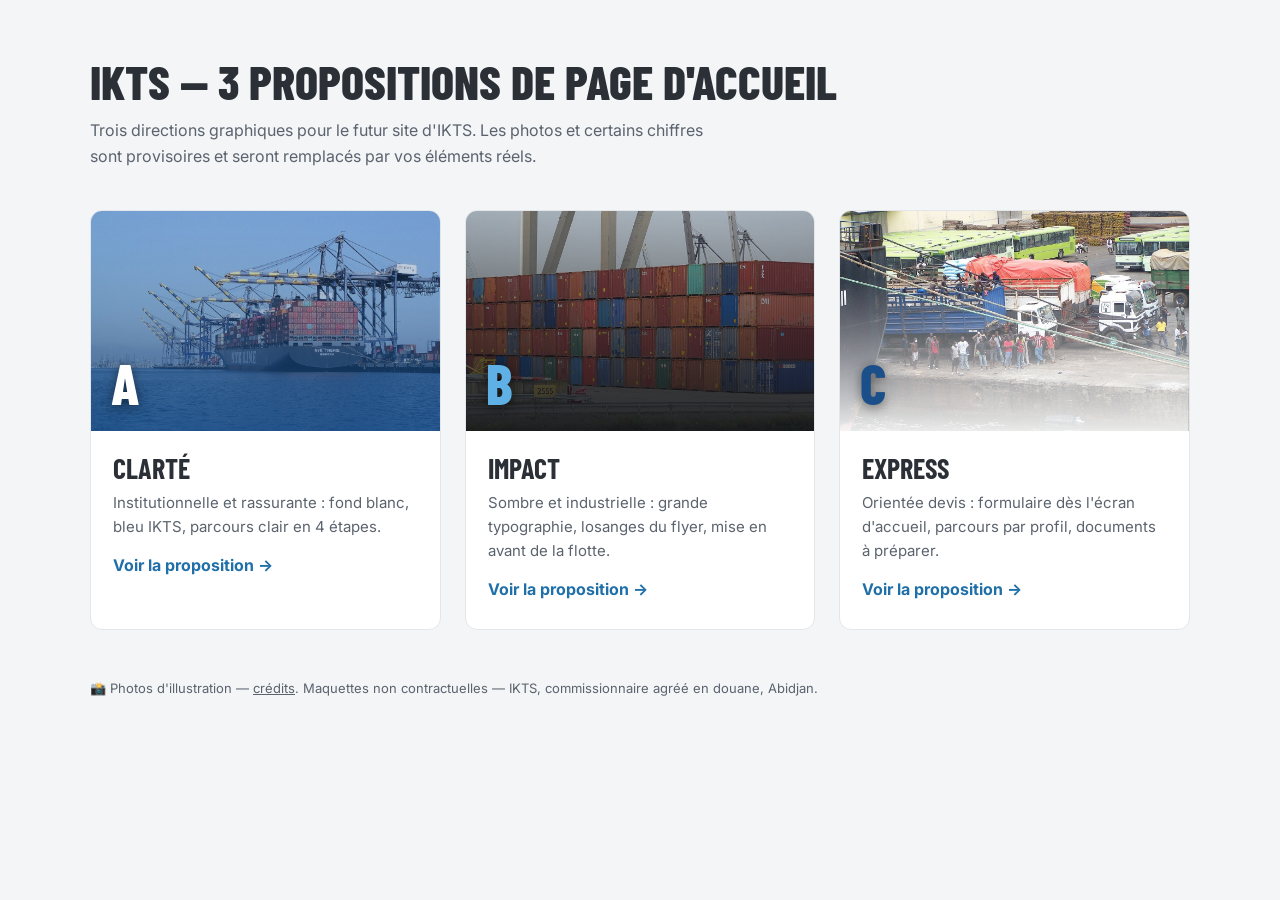
<file: index.html>
<!doctype html>
<html lang="fr">
<head>
<meta charset="utf-8">
<meta name="viewport" content="width=device-width, initial-scale=1">
<meta name="robots" content="noindex, nofollow">
<title>IKTS – Propositions de maquette</title>
<link rel="preconnect" href="https://fonts.googleapis.com">
<link href="https://fonts.googleapis.com/css2?family=Barlow+Condensed:wght@700;800&amp;family=Inter:wght@400;600;700&amp;display=swap" rel="stylesheet">
<style>
body{margin:0;background:#F3F5F7;color:#2B2F36;font:16px/1.6 Inter,system-ui,sans-serif}
.wrap{max-width:1100px;margin:0 auto;padding:56px 16px}
h1{font:800 48px/1.05 'Barlow Condensed',sans-serif;text-transform:uppercase;margin:0 0 12px}
.lead{color:#5B636E;margin:0 0 40px;max-width:640px}
.grid{display:grid;grid-template-columns:repeat(auto-fit,minmax(280px,1fr));gap:24px}
a.card{display:flex;flex-direction:column;background:#fff;border-radius:12px;overflow:hidden;text-decoration:none;color:inherit;border:1px solid #E3E7EB;transition:transform .15s,box-shadow .15s}
a.card:hover{transform:translateY(-3px);box-shadow:0 12px 28px rgba(27,79,138,.15)}
.swatch{height:180px;display:flex;align-items:flex-end;padding:20px;font:800 56px/1 'Barlow Condensed',sans-serif;background-size:cover;background-position:center;text-shadow:0 2px 12px rgba(0,0,0,.5)}
.body{padding:22px 22px 26px}
.body h2{font:700 28px/1.1 'Barlow Condensed',sans-serif;text-transform:uppercase;margin:0 0 8px}
.body p{margin:0 0 14px;color:#5B636E;font-size:15px}
.go{color:#1F6FA8;font-weight:700}
footer{color:#5B636E;font-size:13px;margin-top:48px}
</style>
</head>
<body>
<div class="wrap">
<h1>IKTS — 3 propositions de page d'accueil</h1>
<p class="lead">Trois directions graphiques pour le futur site d'IKTS. Les photos et certains chiffres sont provisoires et seront remplacés par vos éléments réels.</p>
<div class="grid">
<a class="card" href="a-clarte.html"><div class="swatch" style="background-image:linear-gradient(0deg,rgba(27,79,138,.85),rgba(27,79,138,.1)),url(img/porte-conteneurs.jpg);color:#fff">A</div><div class="body"><h2>Clarté</h2><p>Institutionnelle et rassurante : fond blanc, bleu IKTS, parcours clair en 4 étapes.</p><span class="go">Voir la proposition →</span></div></a>
<a class="card" href="b-impact.html"><div class="swatch" style="background-image:linear-gradient(0deg,rgba(20,23,28,.9),rgba(20,23,28,.2)),url(img/conteneurs.jpg);color:#5FB0E5">B</div><div class="body"><h2>Impact</h2><p>Sombre et industrielle : grande typographie, losanges du flyer, mise en avant de la flotte.</p><span class="go">Voir la proposition →</span></div></a>
<a class="card" href="c-express.html"><div class="swatch" style="background-image:linear-gradient(0deg,rgba(255,255,255,.9),rgba(255,255,255,0) 70%),url(img/port-2.jpg);color:#1B4F8A">C</div><div class="body"><h2>Express</h2><p>Orientée devis : formulaire dès l'écran d'accueil, parcours par profil, documents à préparer.</p><span class="go">Voir la proposition →</span></div></a>
</div>
<footer>📸 Photos d'illustration — <a href="credits.html" style="color:inherit">crédits</a>. Maquettes non contractuelles — IKTS, commissionnaire agréé en douane, Abidjan.</footer>
</div>
</body>
</html>
</file>
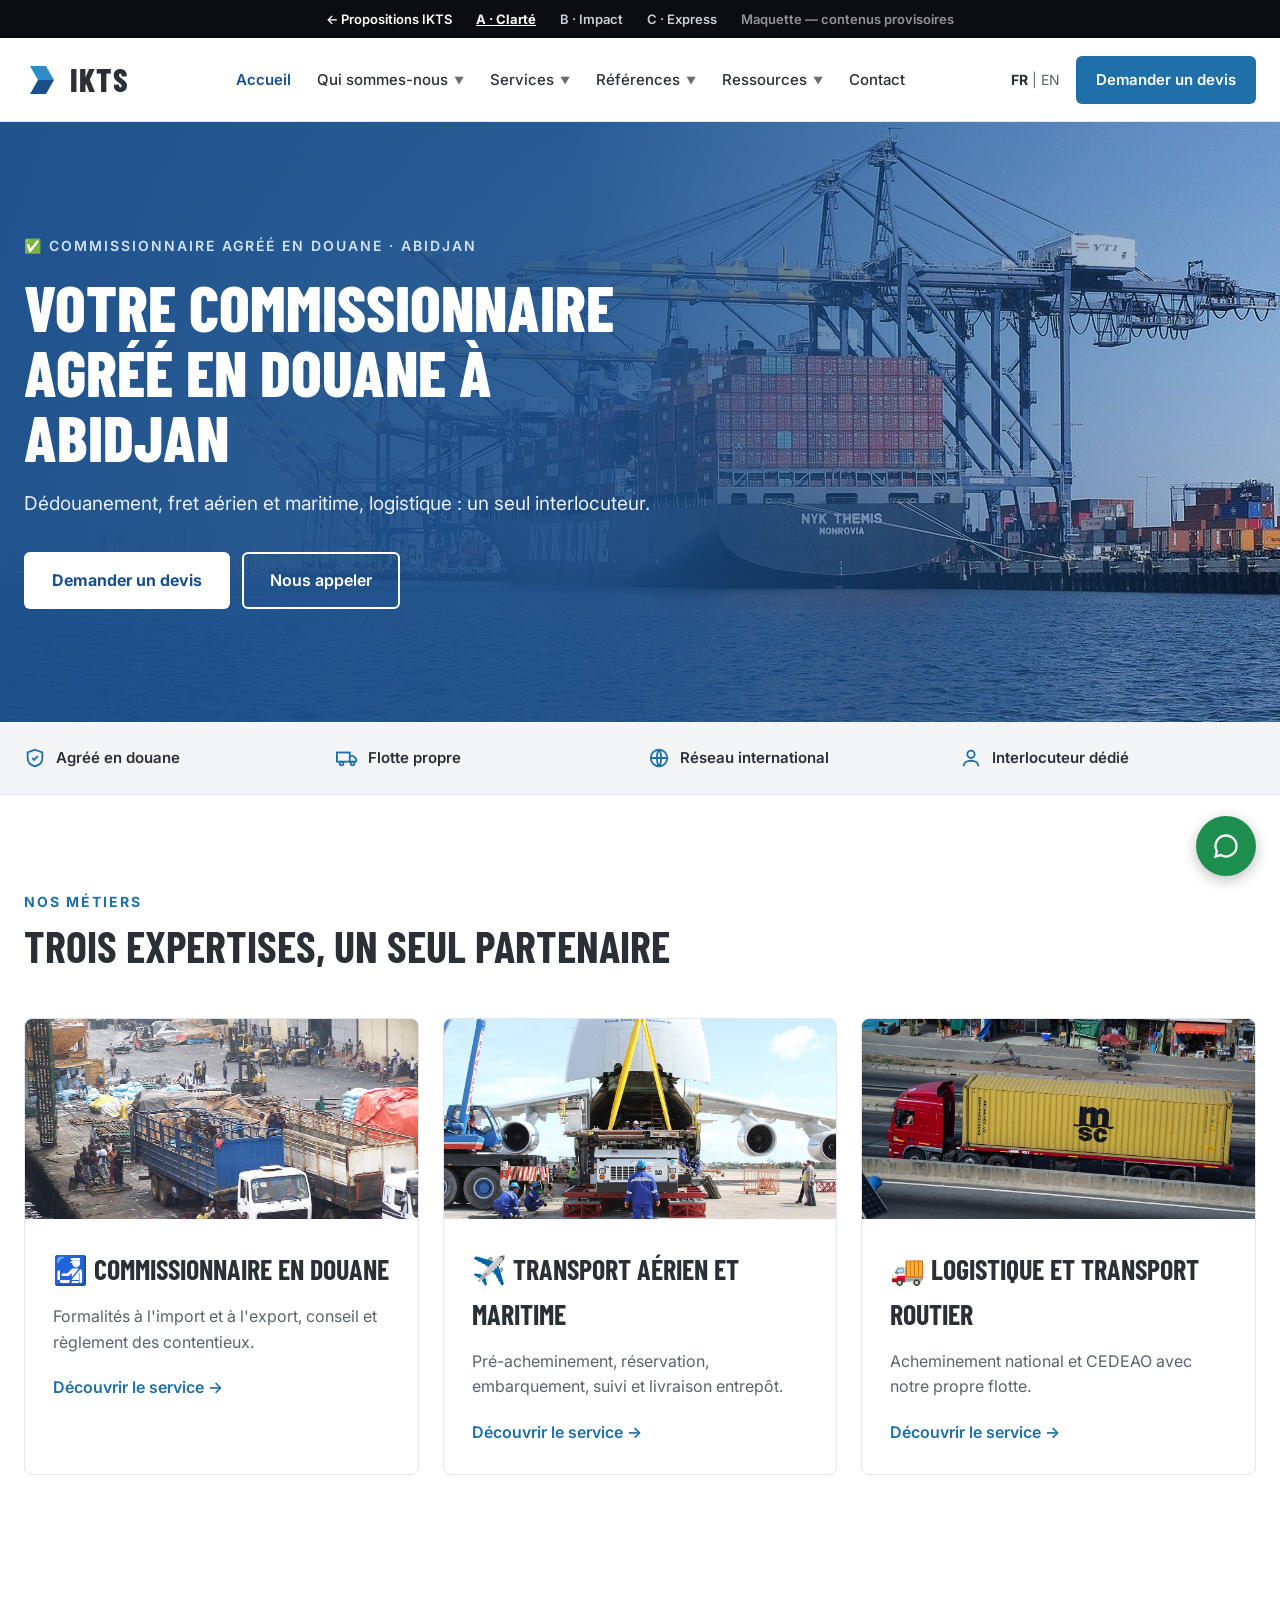
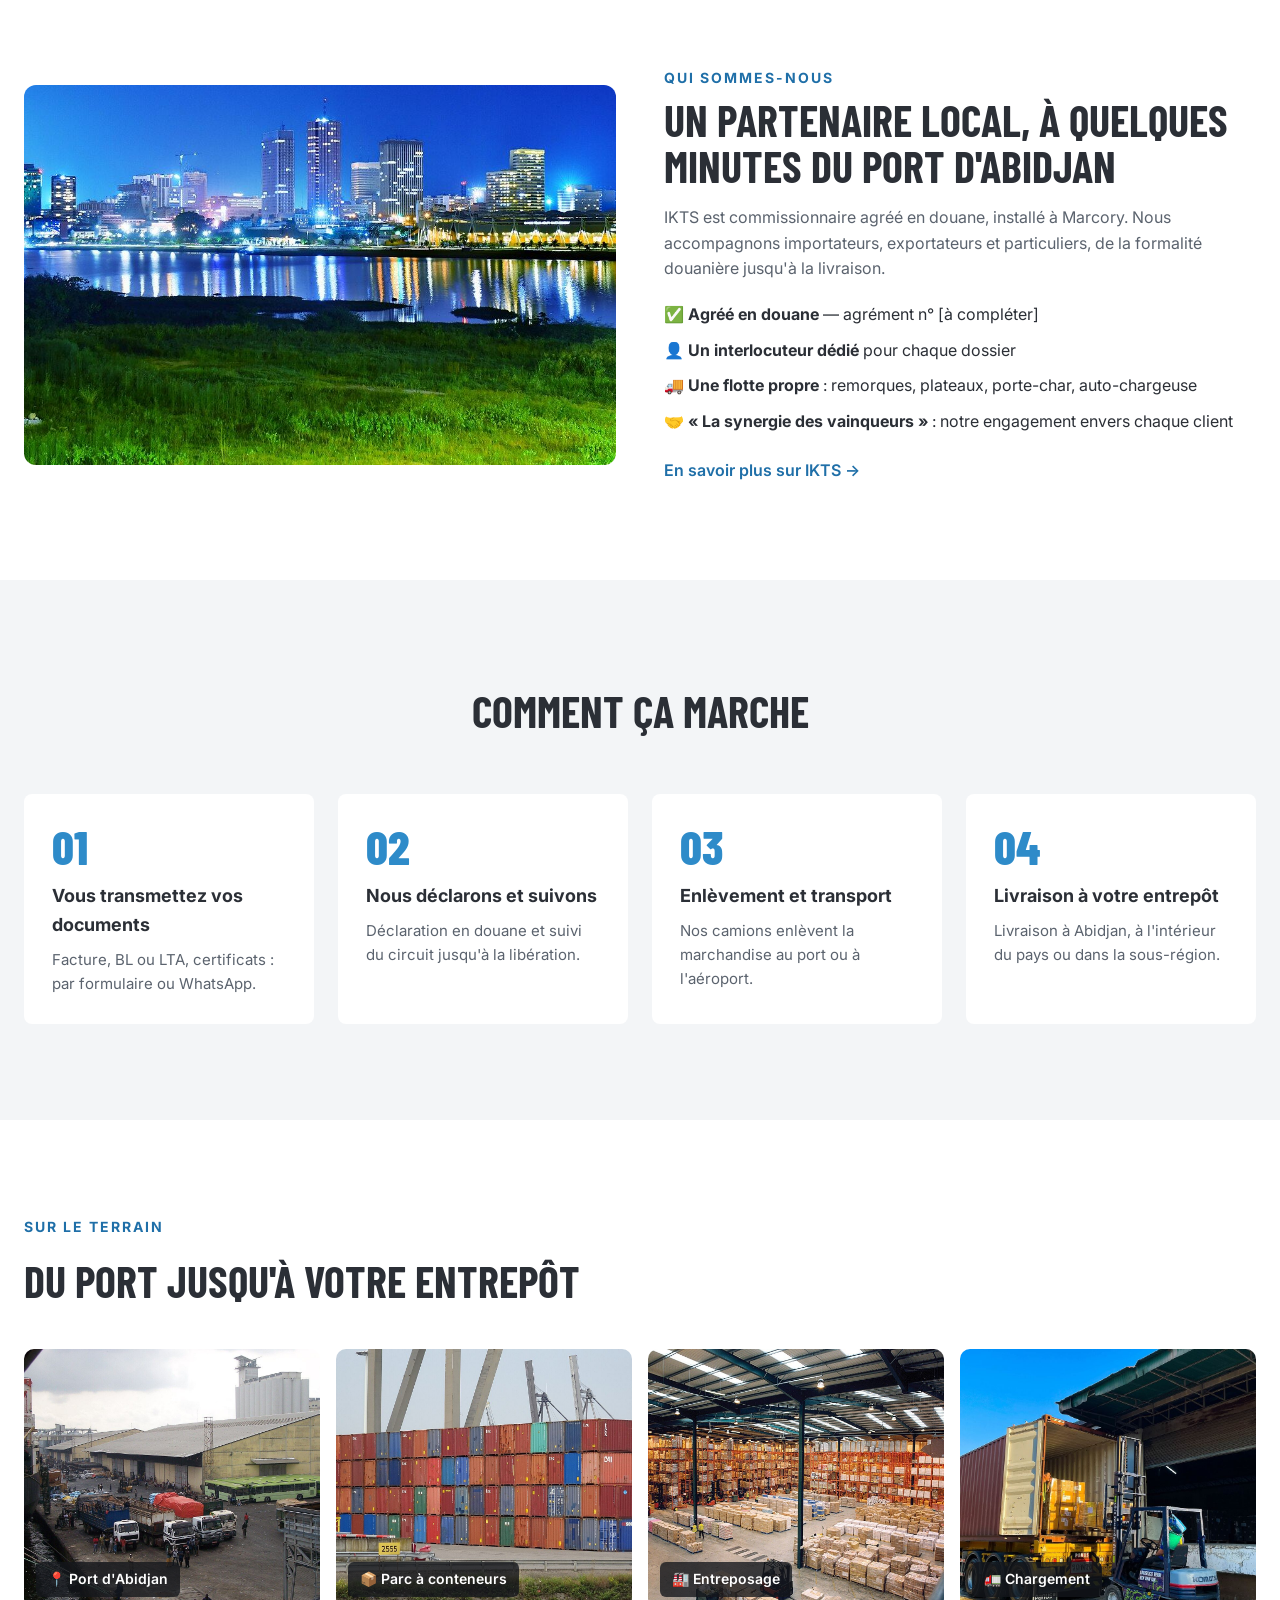
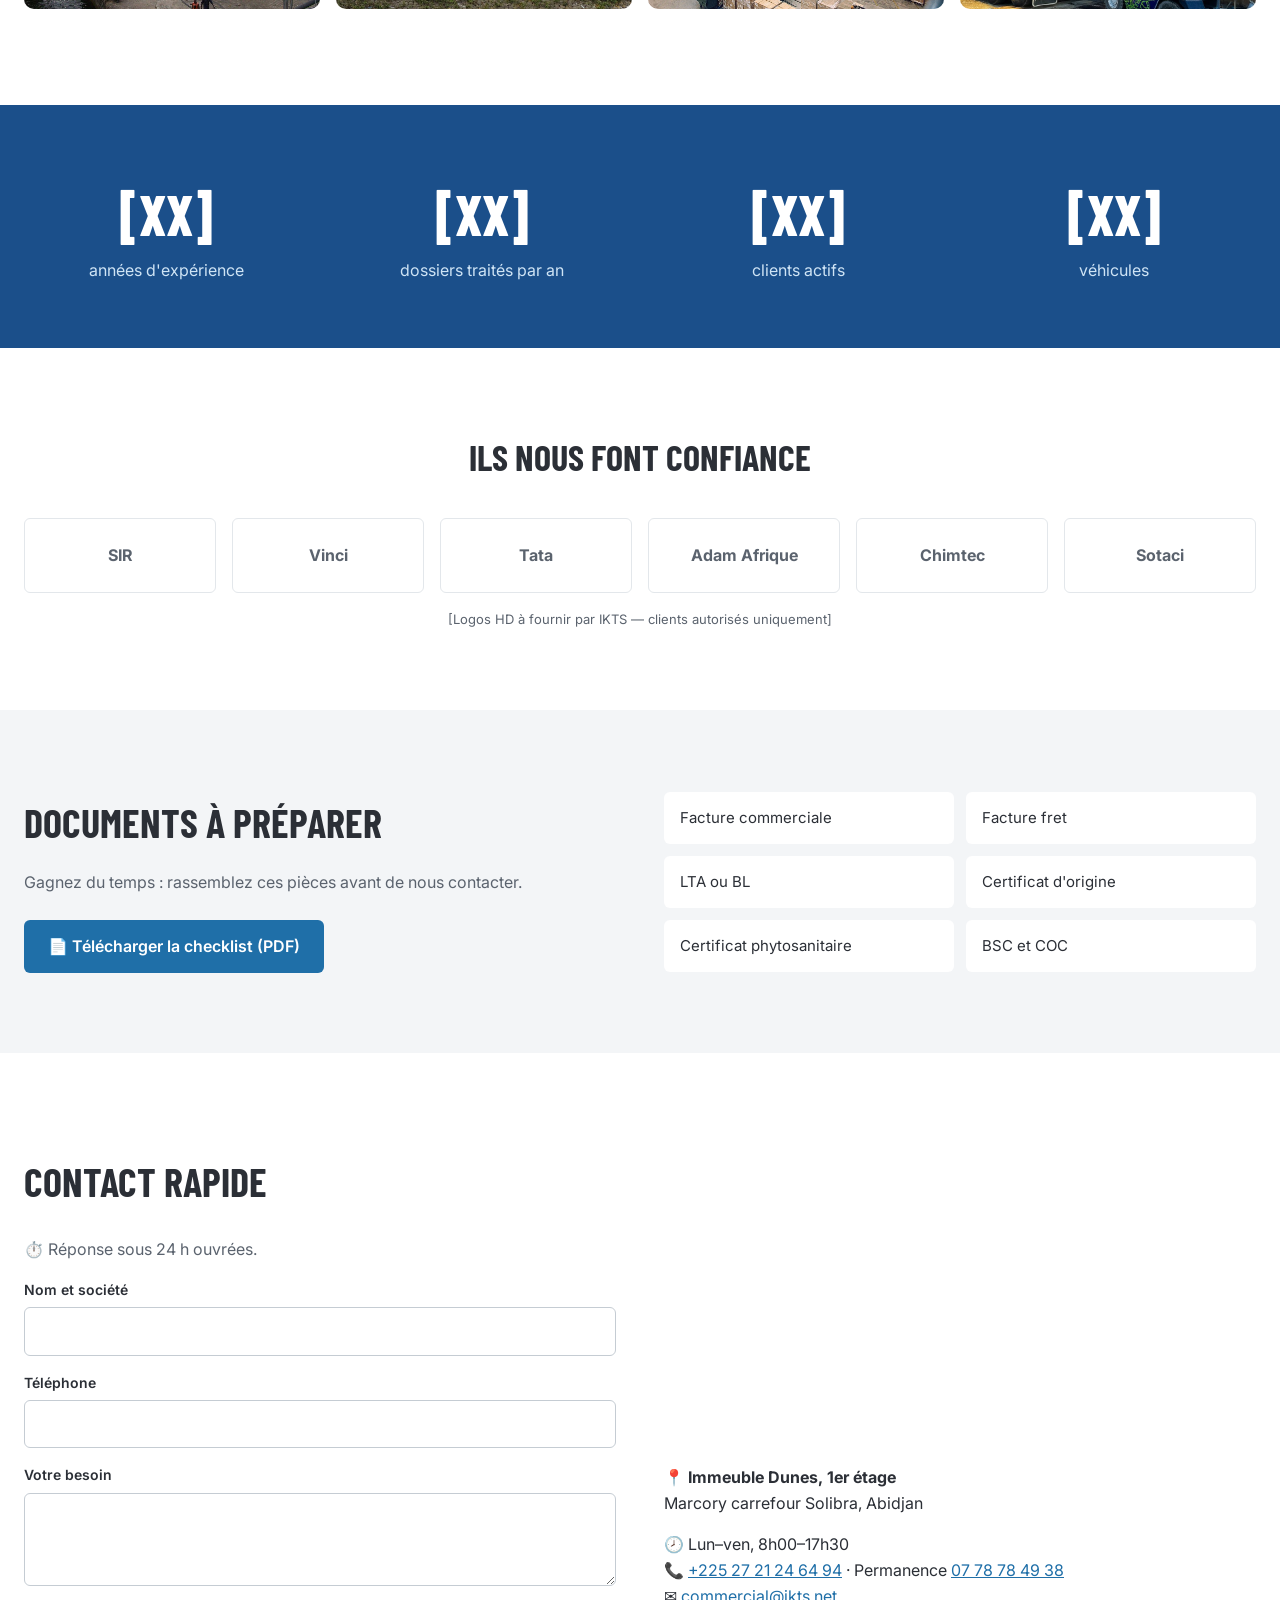
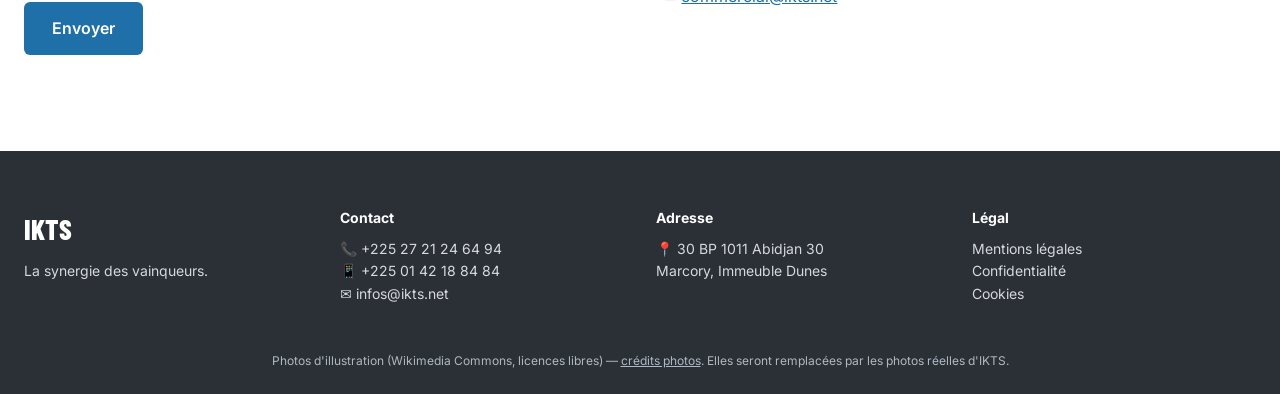
<file: a-clarte.html>
<!doctype html>
<html lang="fr">
<head>
<meta charset="utf-8">
<meta name="viewport" content="width=device-width, initial-scale=1">
<meta name="robots" content="noindex, nofollow">
<title>IKTS accueil – Clarté</title>
<link rel="preconnect" href="https://fonts.googleapis.com">
<link href="https://fonts.googleapis.com/css2?family=Barlow+Condensed:wght@600;700;800&amp;family=Inter:wght@400;500;600;700&amp;display=swap" rel="stylesheet">
<style>
body{margin:0;background:#FFFFFF}
a{color:#1F6FA8}a:hover{color:#1B4F8A}
</style>
<link rel="stylesheet" href="assets/site.css">
</head>
<body class="theme-light" id="top">
<div style="position:sticky;top:0;z-index:50;background:#0B0D10;color:#C9D1DA;font:600 13px/1.4 Inter,system-ui,sans-serif;padding:10px 16px;display:flex;flex-wrap:wrap;gap:8px 24px;align-items:center;justify-content:center"><a href="index.html" style="color:#fff;text-decoration:none">← Propositions IKTS</a><a href="a-clarte.html" style="color:#fff;font-weight:700;text-decoration:underline">A · Clarté</a><a href="b-impact.html" style="color:#C9D1DA;text-decoration:none">B · Impact</a><a href="c-express.html" style="color:#C9D1DA;text-decoration:none">C · Express</a><span style="opacity:.7">Maquette — contenus provisoires</span></div>
<div style="font-family: Inter, system-ui, sans-serif; color: #2B2F36; background: #FFFFFF; font-size: 16px; line-height: 1.6; position: relative">

<header style="background: #FFFFFF; border-bottom: 1px solid #E3E7EB">
<div style="max-width: 1240px; margin: 0 auto; padding: 16px 24px; display: flex; flex-wrap: wrap; align-items: center; justify-content: space-between; gap: 16px">
<a href="#top" style="display: flex; align-items: center; gap: 10px; text-decoration: none; color: #2B2F36">
<svg width="36" height="36" viewBox="0 0 36 36" aria-hidden="true"><polygon points="6,4 22,4 30,18 14,18" fill="#2E8BC9"></polygon><polygon points="6,32 22,32 30,18 14,18" fill="#1B4F8A"></polygon></svg>
<span style="font-family: 'Barlow Condensed', sans-serif; font-weight: 800; font-size: 32px; letter-spacing: 1px">IKTS</span>
</a>
<button type="button" class="menu-btn" aria-expanded="false" aria-controls="menu" onclick="var n=document.getElementById('menu');var o=n.classList.toggle('open');this.setAttribute('aria-expanded',o)">☰ Menu</button>
<ul class="nav" id="menu" aria-label="Menu principal" style="font-size: 15px; font-weight: 500">
<li><a class="top" href="#top" style="color: #1B4F8A; font-weight: 600">Accueil</a>
</li>
<li><a class="top" href="#a-propos" style="color: #2B2F36">Qui sommes-nous <span class="caret" aria-hidden="true">▼</span></a>
<ul class="sub">
<li><a href="bientot.html?p=Notre%20histoire">Notre histoire<span class="soon">bientôt</span></a></li>
<li><a href="#a-propos">Agrément et engagements</a></li>
<li><a href="#process">Comment nous travaillons</a></li>
<li><a href="#chiffres">Chiffres clés</a></li>
</ul>
</li>
<li><a class="top" href="#services" style="color: #2B2F36">Services <span class="caret" aria-hidden="true">▼</span></a>
<ul class="sub">
<li><a href="#douane">🛃 Commissionnaire en douane</a></li>
<li><a href="#fret">✈️ Fret aérien et maritime</a></li>
<li><a href="#logistique">🚚 Logistique et transport routier</a></li>
<li><a href="bientot.html?p=Notre%20flotte">Notre flotte<span class="soon">bientôt</span></a></li>
</ul>
</li>
<li><a class="top" href="#references" style="color: #2B2F36">Références <span class="caret" aria-hidden="true">▼</span></a>
<ul class="sub">
<li><a href="#references">Nos clients</a></li>
<li><a href="bientot.html?p=%C3%89tudes%20de%20cas">Études de cas<span class="soon">bientôt</span></a></li>
<li><a href="bientot.html?p=T%C3%A9moignages">Témoignages<span class="soon">bientôt</span></a></li>
</ul>
</li>
<li><a class="top" href="#documents" style="color: #2B2F36">Ressources <span class="caret" aria-hidden="true">▼</span></a>
<ul class="sub">
<li><a href="#documents">📄 Documents à préparer</a></li>
<li><a href="bientot.html?p=Questions%20fr%C3%A9quentes">❓ Questions fréquentes<span class="soon">bientôt</span></a></li>
<li><a href="bientot.html?p=Suivi%20de%20dossier">📦 Suivi de dossier<span class="soon">bientôt</span></a></li>
<li><a href="bientot.html?p=Glossaire%20douane">Glossaire douane<span class="soon">bientôt</span></a></li>
<li><a href="bientot.html?p=Actualit%C3%A9s">Actualités<span class="soon">bientôt</span></a></li>
</ul>
</li>
<li><a class="top" href="#contact" style="color: #2B2F36">Contact</a>
</li>
</ul>
<div style="display: flex; align-items: center; gap: 16px">
<span style="font-size: 14px; color: #5B636E"><strong style="color: #2B2F36">FR</strong> | EN</span>
<a href="#contact" style="background: #1F6FA8; color: #FFFFFF; text-decoration: none; padding: 12px 20px; border-radius: 6px; font-weight: 600; font-size: 15px">Demander un devis</a>
</div>
</div>
</header>

<section style="position: relative; background: #1B4F8A; min-height: 600px; display: flex; align-items: center; overflow: hidden">
<img src="img/porte-conteneurs.jpg" alt="Porte-conteneurs à quai sous les portiques" style="position: absolute; inset: 0; width: 100%; height: 100%; object-fit: cover">
<div aria-hidden="true" style="position: absolute; inset: 0; background: linear-gradient(90deg, rgba(27,79,138,0.96) 0%, rgba(27,79,138,0.88) 45%, rgba(27,79,138,0.25) 100%)"></div>
<div style="position: relative; max-width: 1240px; width: 100%; margin: 0 auto; padding: 80px 24px">
<div style="max-width: 640px; color: #FFFFFF">
<p style="margin: 0 0 16px; font-size: 14px; font-weight: 600; letter-spacing: 2px; text-transform: uppercase; color: #CFE4F5">✅ Commissionnaire agréé en douane · Abidjan</p>
<h1 style="margin: 0 0 20px; font-family: 'Barlow Condensed', sans-serif; font-weight: 800; font-size: 64px; line-height: 1.02; text-transform: uppercase">Votre commissionnaire agréé en douane à Abidjan</h1>
<p style="margin: 0 0 32px; font-size: 19px; color: #E6F0F8">Dédouanement, fret aérien et maritime, logistique : un seul interlocuteur.</p>
<div style="display: flex; flex-wrap: wrap; gap: 12px">
<a href="#contact" style="background: #FFFFFF; color: #1B4F8A; text-decoration: none; padding: 16px 28px; border-radius: 6px; font-weight: 700">Demander un devis</a>
<a href="tel:+2252721246494" style="border: 2px solid #FFFFFF; color: #FFFFFF; text-decoration: none; padding: 14px 26px; border-radius: 6px; font-weight: 600">Nous appeler</a>
</div>
</div>
</div>
</section>

<section style="background: #F3F5F7; border-bottom: 1px solid #E3E7EB">
<div style="max-width: 1240px; margin: 0 auto; padding: 24px; display: grid; grid-template-columns: repeat(auto-fit, minmax(220px, 1fr)); gap: 16px; font-weight: 600; font-size: 15px">
<div style="display: flex; align-items: center; gap: 10px"><svg width="22" height="22" viewBox="0 0 24 24" fill="none" stroke="#1F6FA8" stroke-width="2" aria-hidden="true"><path d="M12 3l8 3v6c0 5-3.5 8-8 9-4.5-1-8-4-8-9V6z"></path><path d="M9 12l2 2 4-4"></path></svg>Agréé en douane</div>
<div style="display: flex; align-items: center; gap: 10px"><svg width="22" height="22" viewBox="0 0 24 24" fill="none" stroke="#1F6FA8" stroke-width="2" aria-hidden="true"><rect x="1" y="6" width="14" height="10"></rect><path d="M15 10h4l3 3v3h-7"></path><circle cx="6" cy="18" r="2"></circle><circle cx="18" cy="18" r="2"></circle></svg>Flotte propre</div>
<div style="display: flex; align-items: center; gap: 10px"><svg width="22" height="22" viewBox="0 0 24 24" fill="none" stroke="#1F6FA8" stroke-width="2" aria-hidden="true"><circle cx="12" cy="12" r="9"></circle><path d="M3 12h18M12 3c3 3 3 15 0 18M12 3c-3 3-3 15 0 18"></path></svg>Réseau international</div>
<div style="display: flex; align-items: center; gap: 10px"><svg width="22" height="22" viewBox="0 0 24 24" fill="none" stroke="#1F6FA8" stroke-width="2" aria-hidden="true"><circle cx="12" cy="8" r="4"></circle><path d="M4 21c0-4 4-6 8-6s8 2 8 6"></path></svg>Interlocuteur dédié</div>
</div>
</section>

<section id="services" style="max-width: 1240px; margin: 0 auto; padding: 96px 24px">
<p style="margin: 0 0 8px; color: #1F6FA8; font-weight: 700; font-size: 14px; letter-spacing: 2px; text-transform: uppercase">Nos métiers</p>
<h2 style="margin: 0 0 48px; font-family: 'Barlow Condensed', sans-serif; font-weight: 700; font-size: 44px; text-transform: uppercase; line-height: 1.1">Trois expertises, un seul partenaire</h2>
<div style="display: grid; grid-template-columns: repeat(auto-fit, minmax(300px, 1fr)); gap: 24px">
<div style="border: 1px solid #E3E7EB; border-radius: 8px; overflow: hidden; background: #FFFFFF">
<img id="douane" src="img/port-1.jpg" alt="Quai du port d'Abidjan avec camions et marchandises" loading="lazy" style="display: block; width: 100%; height: 200px; object-fit: cover">
<div style="padding: 28px">
<h3 style="margin: 0 0 12px; font-family: 'Barlow Condensed', sans-serif; font-size: 28px; text-transform: uppercase">🛃 Commissionnaire en douane</h3>
<p style="margin: 0 0 20px; color: #5B636E">Formalités à l'import et à l'export, conseil et règlement des contentieux.</p>
<a href="bientot.html" style="font-weight: 600; text-decoration: none">Découvrir le service →</a>
</div>
</div>
<div style="border: 1px solid #E3E7EB; border-radius: 8px; overflow: hidden; background: #FFFFFF">
<img id="fret" src="img/avion-cargo.jpg" alt="Déchargement d'un avion cargo" loading="lazy" style="display: block; width: 100%; height: 200px; object-fit: cover">
<div style="padding: 28px">
<h3 style="margin: 0 0 12px; font-family: 'Barlow Condensed', sans-serif; font-size: 28px; text-transform: uppercase">✈️ Transport aérien et maritime</h3>
<p style="margin: 0 0 20px; color: #5B636E">Pré-acheminement, réservation, embarquement, suivi et livraison entrepôt.</p>
<a href="bientot.html" style="font-weight: 600; text-decoration: none">Découvrir le service →</a>
</div>
</div>
<div style="border: 1px solid #E3E7EB; border-radius: 8px; overflow: hidden; background: #FFFFFF">
<img id="logistique" src="img/camion-remorque.jpg" alt="Camion remorque transportant un conteneur" loading="lazy" style="display: block; width: 100%; height: 200px; object-fit: cover">
<div style="padding: 28px">
<h3 style="margin: 0 0 12px; font-family: 'Barlow Condensed', sans-serif; font-size: 28px; text-transform: uppercase">🚚 Logistique et transport routier</h3>
<p style="margin: 0 0 20px; color: #5B636E">Acheminement national et CEDEAO avec notre propre flotte.</p>
<a href="bientot.html" style="font-weight: 600; text-decoration: none">Découvrir le service →</a>
</div>
</div>
</div>
</section>

<section id="a-propos" style="max-width: 1240px; margin: 0 auto; padding: 96px 24px; display: flex; flex-wrap: wrap; gap: 48px; align-items: center">
<img src="img/abidjan-plateau.jpg" alt="Le Plateau, quartier d'affaires d'Abidjan, vu de nuit" loading="lazy" style="flex: 1 1 440px; min-width: 0; width: 100%; height: 380px; object-fit: cover; border-radius: 12px">
<div style="flex: 1 1 440px">
<p style="margin: 0 0 8px; color: #1F6FA8; font-weight: 700; font-size: 14px; letter-spacing: 2px; text-transform: uppercase">Qui sommes-nous</p>
<h2 style="margin: 0 0 16px; font-family: 'Barlow Condensed', sans-serif; font-weight: 700; font-size: 44px; line-height: 1.05; text-transform: uppercase">Un partenaire local, à quelques minutes du port d'Abidjan</h2>
<p style="margin: 0 0 20px; color: #5B636E">IKTS est commissionnaire agréé en douane, installé à Marcory. Nous accompagnons importateurs, exportateurs et particuliers, de la formalité douanière jusqu'à la livraison.</p>
<ul style="margin: 0 0 24px; padding: 0; list-style: none; display: flex; flex-direction: column; gap: 10px">
<li>✅ <strong>Agréé en douane</strong> — agrément n° [à compléter]</li>
<li>👤 <strong>Un interlocuteur dédié</strong> pour chaque dossier</li>
<li>🚚 <strong>Une flotte propre</strong> : remorques, plateaux, porte-char, auto-chargeuse</li>
<li>🤝 <strong>« La synergie des vainqueurs »</strong> : notre engagement envers chaque client</li>
</ul>
<a href="bientot.html?p=Qui%20sommes-nous" style="font-weight: 600; text-decoration: none">En savoir plus sur IKTS →</a>
</div>
</section>
<section id="process" style="background: #F3F5F7">
<div style="max-width: 1240px; margin: 0 auto; padding: 96px 24px">
<h2 style="margin: 0 0 48px; font-family: 'Barlow Condensed', sans-serif; font-weight: 700; font-size: 44px; text-transform: uppercase; text-align: center">Comment ça marche</h2>
<ol style="list-style: none; margin: 0; padding: 0; display: grid; grid-template-columns: repeat(auto-fit, minmax(220px, 1fr)); gap: 24px">
<li style="background: #FFFFFF; border-radius: 8px; padding: 28px"><div style="font-family: 'Barlow Condensed', sans-serif; font-size: 48px; font-weight: 800; color: #2E8BC9; line-height: 1">01</div><h3 style="margin: 12px 0 8px; font-size: 18px">Vous transmettez vos documents</h3><p style="margin: 0; color: #5B636E; font-size: 15px">Facture, BL ou LTA, certificats : par formulaire ou WhatsApp.</p></li>
<li style="background: #FFFFFF; border-radius: 8px; padding: 28px"><div style="font-family: 'Barlow Condensed', sans-serif; font-size: 48px; font-weight: 800; color: #2E8BC9; line-height: 1">02</div><h3 style="margin: 12px 0 8px; font-size: 18px">Nous déclarons et suivons</h3><p style="margin: 0; color: #5B636E; font-size: 15px">Déclaration en douane et suivi du circuit jusqu'à la libération.</p></li>
<li style="background: #FFFFFF; border-radius: 8px; padding: 28px"><div style="font-family: 'Barlow Condensed', sans-serif; font-size: 48px; font-weight: 800; color: #2E8BC9; line-height: 1">03</div><h3 style="margin: 12px 0 8px; font-size: 18px">Enlèvement et transport</h3><p style="margin: 0; color: #5B636E; font-size: 15px">Nos camions enlèvent la marchandise au port ou à l'aéroport.</p></li>
<li style="background: #FFFFFF; border-radius: 8px; padding: 28px"><div style="font-family: 'Barlow Condensed', sans-serif; font-size: 48px; font-weight: 800; color: #2E8BC9; line-height: 1">04</div><h3 style="margin: 12px 0 8px; font-size: 18px">Livraison à votre entrepôt</h3><p style="margin: 0; color: #5B636E; font-size: 15px">Livraison à Abidjan, à l'intérieur du pays ou dans la sous-région.</p></li>
</ol>
</div>
</section>

<section id="galerie" style="max-width: 1240px; margin: 0 auto; padding: 96px 24px">
<p style="margin: 0 0 8px; color: #1F6FA8; font-weight: 700; font-size: 14px; letter-spacing: 2px; text-transform: uppercase">Sur le terrain</p>
<h2 style="margin: 0 0 32px; font-family: 'Barlow Condensed', sans-serif; font-weight: 700; font-size: 44px; text-transform: uppercase">Du port jusqu'à votre entrepôt</h2>
<div style="display: grid; grid-template-columns: repeat(auto-fit, minmax(260px, 1fr)); gap: 16px">
<figure style="margin: 0; position: relative; border-radius: 10px; overflow: hidden"><img src="img/port-entrepots.jpg" alt="Entrepôts et camions sur le port d'Abidjan" loading="lazy" style="display: block; width: 100%; height: 260px; object-fit: cover"><figcaption style="position: absolute; left: 12px; bottom: 12px; background: rgba(20,23,28,0.78); color: #FFFFFF; font-size: 14px; font-weight: 600; padding: 6px 12px; border-radius: 6px">📍 Port d'Abidjan</figcaption></figure>
<figure style="margin: 0; position: relative; border-radius: 10px; overflow: hidden"><img src="img/conteneurs.jpg" alt="Parc à conteneurs" loading="lazy" style="display: block; width: 100%; height: 260px; object-fit: cover"><figcaption style="position: absolute; left: 12px; bottom: 12px; background: rgba(20,23,28,0.78); color: #FFFFFF; font-size: 14px; font-weight: 600; padding: 6px 12px; border-radius: 6px">📦 Parc à conteneurs</figcaption></figure>
<figure style="margin: 0; position: relative; border-radius: 10px; overflow: hidden"><img src="img/entrepot.jpg" alt="Entrepôt avec rayonnages et palettes" loading="lazy" style="display: block; width: 100%; height: 260px; object-fit: cover"><figcaption style="position: absolute; left: 12px; bottom: 12px; background: rgba(20,23,28,0.78); color: #FFFFFF; font-size: 14px; font-weight: 600; padding: 6px 12px; border-radius: 6px">🏭 Entreposage</figcaption></figure>
<figure style="margin: 0; position: relative; border-radius: 10px; overflow: hidden"><img src="img/chargement.jpg" alt="Chargement d'un conteneur au chariot élévateur" loading="lazy" style="display: block; width: 100%; height: 260px; object-fit: cover"><figcaption style="position: absolute; left: 12px; bottom: 12px; background: rgba(20,23,28,0.78); color: #FFFFFF; font-size: 14px; font-weight: 600; padding: 6px 12px; border-radius: 6px">🚛 Chargement</figcaption></figure>
</div>
</section>
<section id="chiffres" style="background: #1B4F8A; color: #FFFFFF">
<div style="max-width: 1240px; margin: 0 auto; padding: 64px 24px; display: grid; grid-template-columns: repeat(auto-fit, minmax(200px, 1fr)); gap: 32px; text-align: center">
<div><div style="font-family: 'Barlow Condensed', sans-serif; font-size: 56px; font-weight: 800">[XX]</div><div style="color: #CFE4F5">années d'expérience</div></div>
<div><div style="font-family: 'Barlow Condensed', sans-serif; font-size: 56px; font-weight: 800">[XX]</div><div style="color: #CFE4F5">dossiers traités par an</div></div>
<div><div style="font-family: 'Barlow Condensed', sans-serif; font-size: 56px; font-weight: 800">[XX]</div><div style="color: #CFE4F5">clients actifs</div></div>
<div><div style="font-family: 'Barlow Condensed', sans-serif; font-size: 56px; font-weight: 800">[XX]</div><div style="color: #CFE4F5">véhicules</div></div>
</div>
</section>

<section id="references" style="max-width: 1240px; margin: 0 auto; padding: 80px 24px">
<h2 style="margin: 0 0 32px; font-family: 'Barlow Condensed', sans-serif; font-weight: 700; font-size: 36px; text-transform: uppercase; text-align: center">Ils nous font confiance</h2>
<div style="display: grid; grid-template-columns: repeat(auto-fit, minmax(140px, 1fr)); gap: 16px">
<div style="border: 1px solid #E3E7EB; border-radius: 6px; padding: 24px; text-align: center; font-weight: 700; color: #5B636E">SIR</div>
<div style="border: 1px solid #E3E7EB; border-radius: 6px; padding: 24px; text-align: center; font-weight: 700; color: #5B636E">Vinci</div>
<div style="border: 1px solid #E3E7EB; border-radius: 6px; padding: 24px; text-align: center; font-weight: 700; color: #5B636E">Tata</div>
<div style="border: 1px solid #E3E7EB; border-radius: 6px; padding: 24px; text-align: center; font-weight: 700; color: #5B636E">Adam Afrique</div>
<div style="border: 1px solid #E3E7EB; border-radius: 6px; padding: 24px; text-align: center; font-weight: 700; color: #5B636E">Chimtec</div>
<div style="border: 1px solid #E3E7EB; border-radius: 6px; padding: 24px; text-align: center; font-weight: 700; color: #5B636E">Sotaci</div>
</div>
<p style="margin: 16px 0 0; text-align: center; font-size: 13px; color: #5B636E">[Logos HD à fournir par IKTS — clients autorisés uniquement]</p>
</section>

<section id="documents" style="background: #F3F5F7">
<div style="max-width: 1240px; margin: 0 auto; padding: 80px 24px; display: flex; flex-wrap: wrap; gap: 48px; align-items: center">
<div style="flex: 1 1 420px">
<h2 style="margin: 0 0 16px; font-family: 'Barlow Condensed', sans-serif; font-weight: 700; font-size: 40px; text-transform: uppercase">Documents à préparer</h2>
<p style="margin: 0 0 24px; color: #5B636E">Gagnez du temps : rassemblez ces pièces avant de nous contacter.</p>
<a href="bientot.html?p=Checklist%20des%20documents%20(PDF)" style="display: inline-block; background: #1F6FA8; color: #FFFFFF; text-decoration: none; padding: 14px 24px; border-radius: 6px; font-weight: 600">📄 Télécharger la checklist (PDF)</a>
</div>
<ul style="flex: 1 1 420px; margin: 0; padding: 0; list-style: none; display: grid; grid-template-columns: repeat(2, minmax(0, 1fr)); gap: 12px; font-size: 15px">
<li style="background: #FFFFFF; padding: 14px 16px; border-radius: 6px">Facture commerciale</li>
<li style="background: #FFFFFF; padding: 14px 16px; border-radius: 6px">Facture fret</li>
<li style="background: #FFFFFF; padding: 14px 16px; border-radius: 6px">LTA ou BL</li>
<li style="background: #FFFFFF; padding: 14px 16px; border-radius: 6px">Certificat d'origine</li>
<li style="background: #FFFFFF; padding: 14px 16px; border-radius: 6px">Certificat phytosanitaire</li>
<li style="background: #FFFFFF; padding: 14px 16px; border-radius: 6px">BSC et COC</li>
</ul>
</div>
</section>

<section id="contact" style="max-width: 1240px; margin: 0 auto; padding: 96px 24px; display: flex; flex-wrap: wrap; gap: 48px">
<form style="flex: 1 1 420px; display: flex; flex-direction: column; gap: 16px">
<h2 style="margin: 0 0 8px; font-family: 'Barlow Condensed', sans-serif; font-weight: 700; font-size: 40px; text-transform: uppercase">Contact rapide</h2>
<p style="margin: 0; color: #5B636E">⏱️ Réponse sous 24 h ouvrées.</p>
<label style="display: flex; flex-direction: column; gap: 6px; font-weight: 600; font-size: 14px">Nom et société<input type="text" style="padding: 12px; border: 1px solid #C5CCD3; border-radius: 6px; font: inherit; font-weight: 400"></label>
<label style="display: flex; flex-direction: column; gap: 6px; font-weight: 600; font-size: 14px">Téléphone<input type="tel" style="padding: 12px; border: 1px solid #C5CCD3; border-radius: 6px; font: inherit; font-weight: 400"></label>
<label style="display: flex; flex-direction: column; gap: 6px; font-weight: 600; font-size: 14px">Votre besoin<textarea rows="3" style="padding: 12px; border: 1px solid #C5CCD3; border-radius: 6px; font: inherit; font-weight: 400"></textarea></label>
<button type="button" style="align-self: flex-start; background: #1F6FA8; color: #FFFFFF; border: 0; padding: 14px 28px; border-radius: 6px; font: inherit; font-weight: 600; cursor: pointer">Envoyer</button>
</form>
<div style="flex: 1 1 420px; display: flex; flex-direction: column; gap: 16px">
<iframe title="Plan d'accès IKTS, Marcory carrefour Solibra" src="https://maps.google.com/maps?q=Carrefour%20Solibra%2C%20Marcory%2C%20Abidjan&amp;z=15&amp;output=embed" loading="lazy" style="width: 100%; height: 300px; border: 0; border-radius: 8px"></iframe>
<p style="margin: 0">📍 <strong>Immeuble Dunes, 1er étage</strong><br>Marcory carrefour Solibra, Abidjan</p>
<p style="margin: 0">🕗 Lun–ven, 8h00–17h30<br>📞 <a href="tel:+2252721246494">+225 27 21 24 64 94</a> · Permanence <a href="tel:+2250778784938">07 78 78 49 38</a><br>✉️ <a href="mailto:commercial@ikts.net">commercial@ikts.net</a></p>
</div>
</section>

<footer style="background: #2B2F36; color: #D5D9DE">
<div style="max-width: 1240px; margin: 0 auto; padding: 56px 24px 32px; display: grid; grid-template-columns: repeat(auto-fit, minmax(220px, 1fr)); gap: 32px; font-size: 14px">
<div><div style="font-family: 'Barlow Condensed', sans-serif; font-weight: 800; font-size: 28px; color: #FFFFFF">IKTS</div><p style="margin: 8px 0 0">La synergie des vainqueurs.</p></div>
<div><strong style="color: #FFFFFF">Contact</strong><p style="margin: 8px 0 0">📞 +225 27 21 24 64 94<br>📱 +225 01 42 18 84 84<br>✉️ infos@ikts.net</p></div>
<div><strong style="color: #FFFFFF">Adresse</strong><p style="margin: 8px 0 0">📍 30 BP 1011 Abidjan 30<br>Marcory, Immeuble Dunes</p></div>
<div><strong style="color: #FFFFFF">Légal</strong><p style="margin: 8px 0 0">Mentions légales<br>Confidentialité<br>Cookies</p></div>
</div>
<div style="text-align: center; padding: 14px 16px 24px; font-size: 12px; color: #AEB8C3">Photos d'illustration (Wikimedia Commons, licences libres) — <a href="credits.html" style="color: inherit">crédits photos</a>. Elles seront remplacées par les photos réelles d'IKTS.</div>
</footer>

<a href="https://wa.me/2250778784938" aria-label="Écrire sur WhatsApp" style="position: fixed; right: 24px; bottom: 24px; width: 60px; height: 60px; border-radius: 50%; background: #1E8E4F; display: flex; align-items: center; justify-content: center; box-shadow: 0 4px 14px rgba(0,0,0,0.25)"><svg width="28" height="28" viewBox="0 0 24 24" fill="none" stroke="#FFFFFF" stroke-width="2" aria-hidden="true"><path d="M21 12a9 9 0 0 1-13.5 7.8L3 21l1.2-4.5A9 9 0 1 1 21 12z"></path></svg></a>
</div>
<script>
document.querySelectorAll('#menu a').forEach(function(a){a.addEventListener('click',function(){var n=document.getElementById('menu');if(n.classList.contains('open')){n.classList.remove('open');document.querySelector('.menu-btn').setAttribute('aria-expanded','false');}});});
</script>
</body>
</html>
</file>
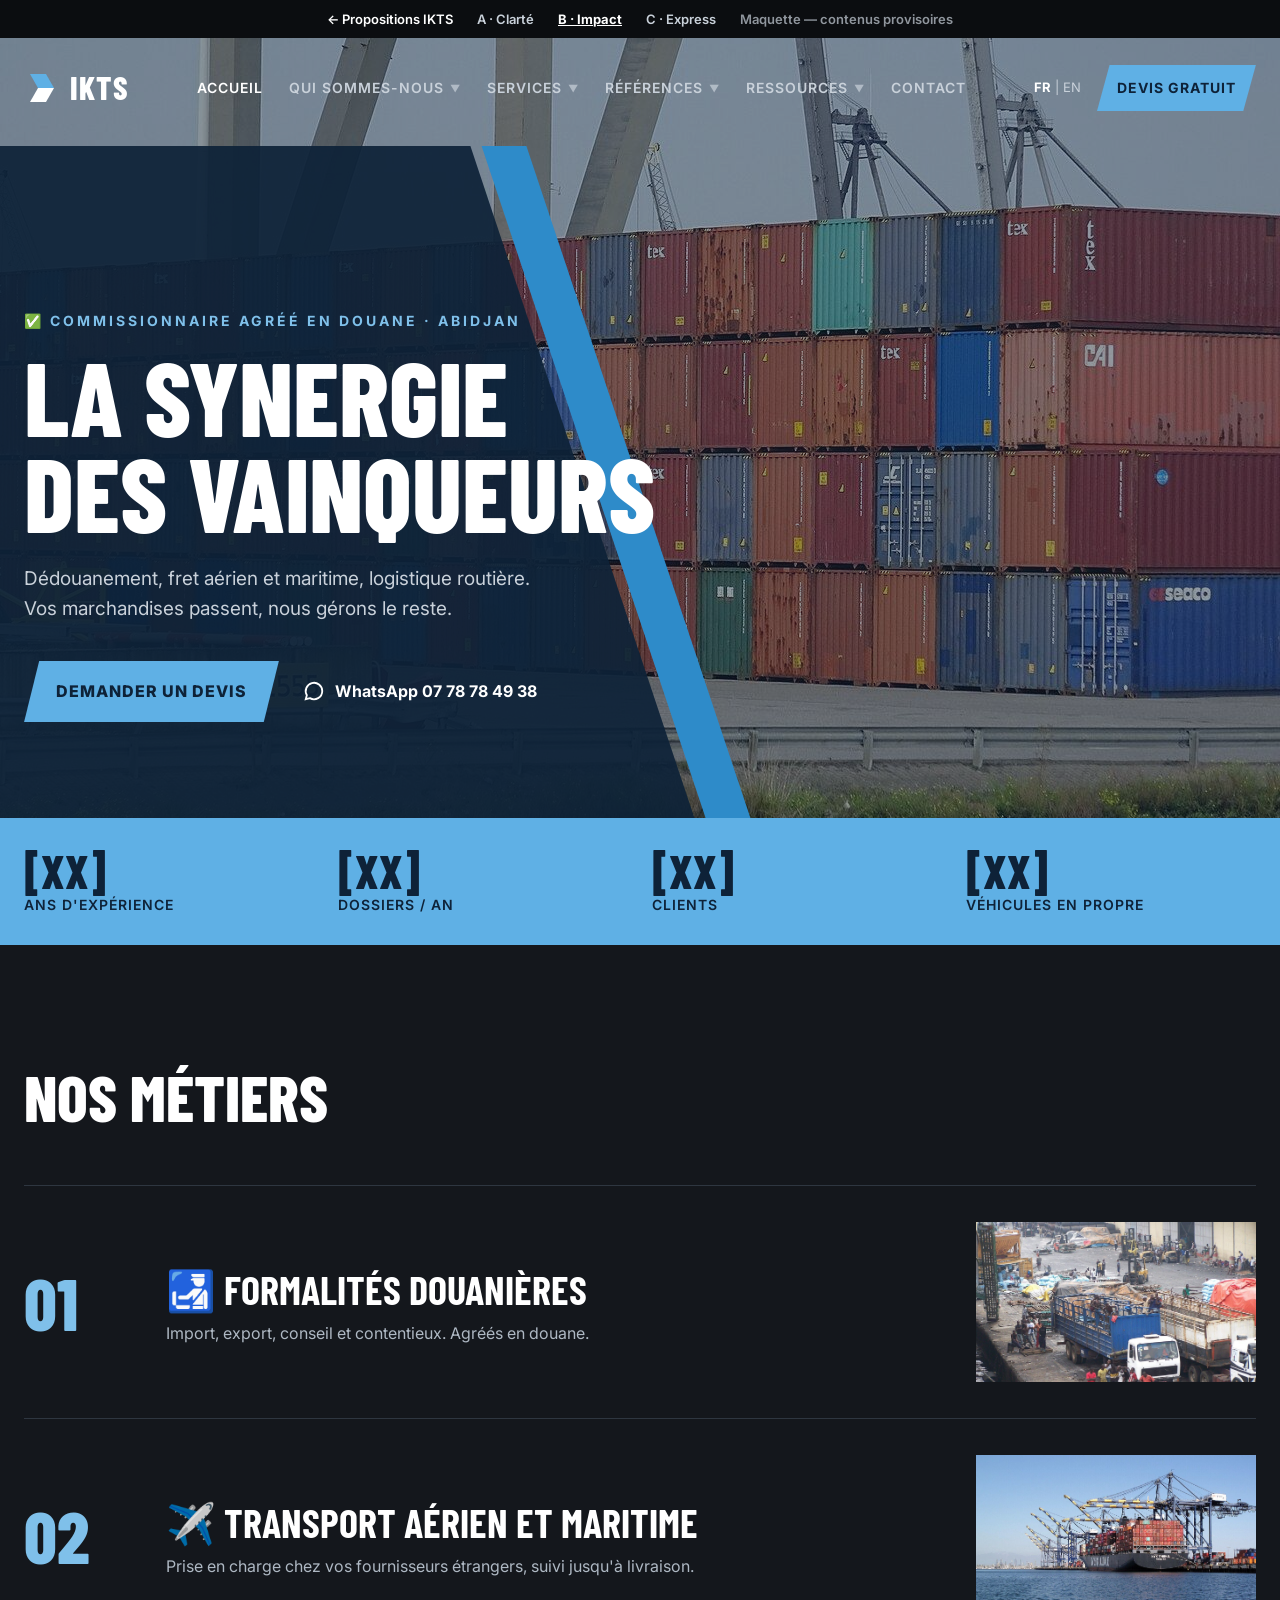
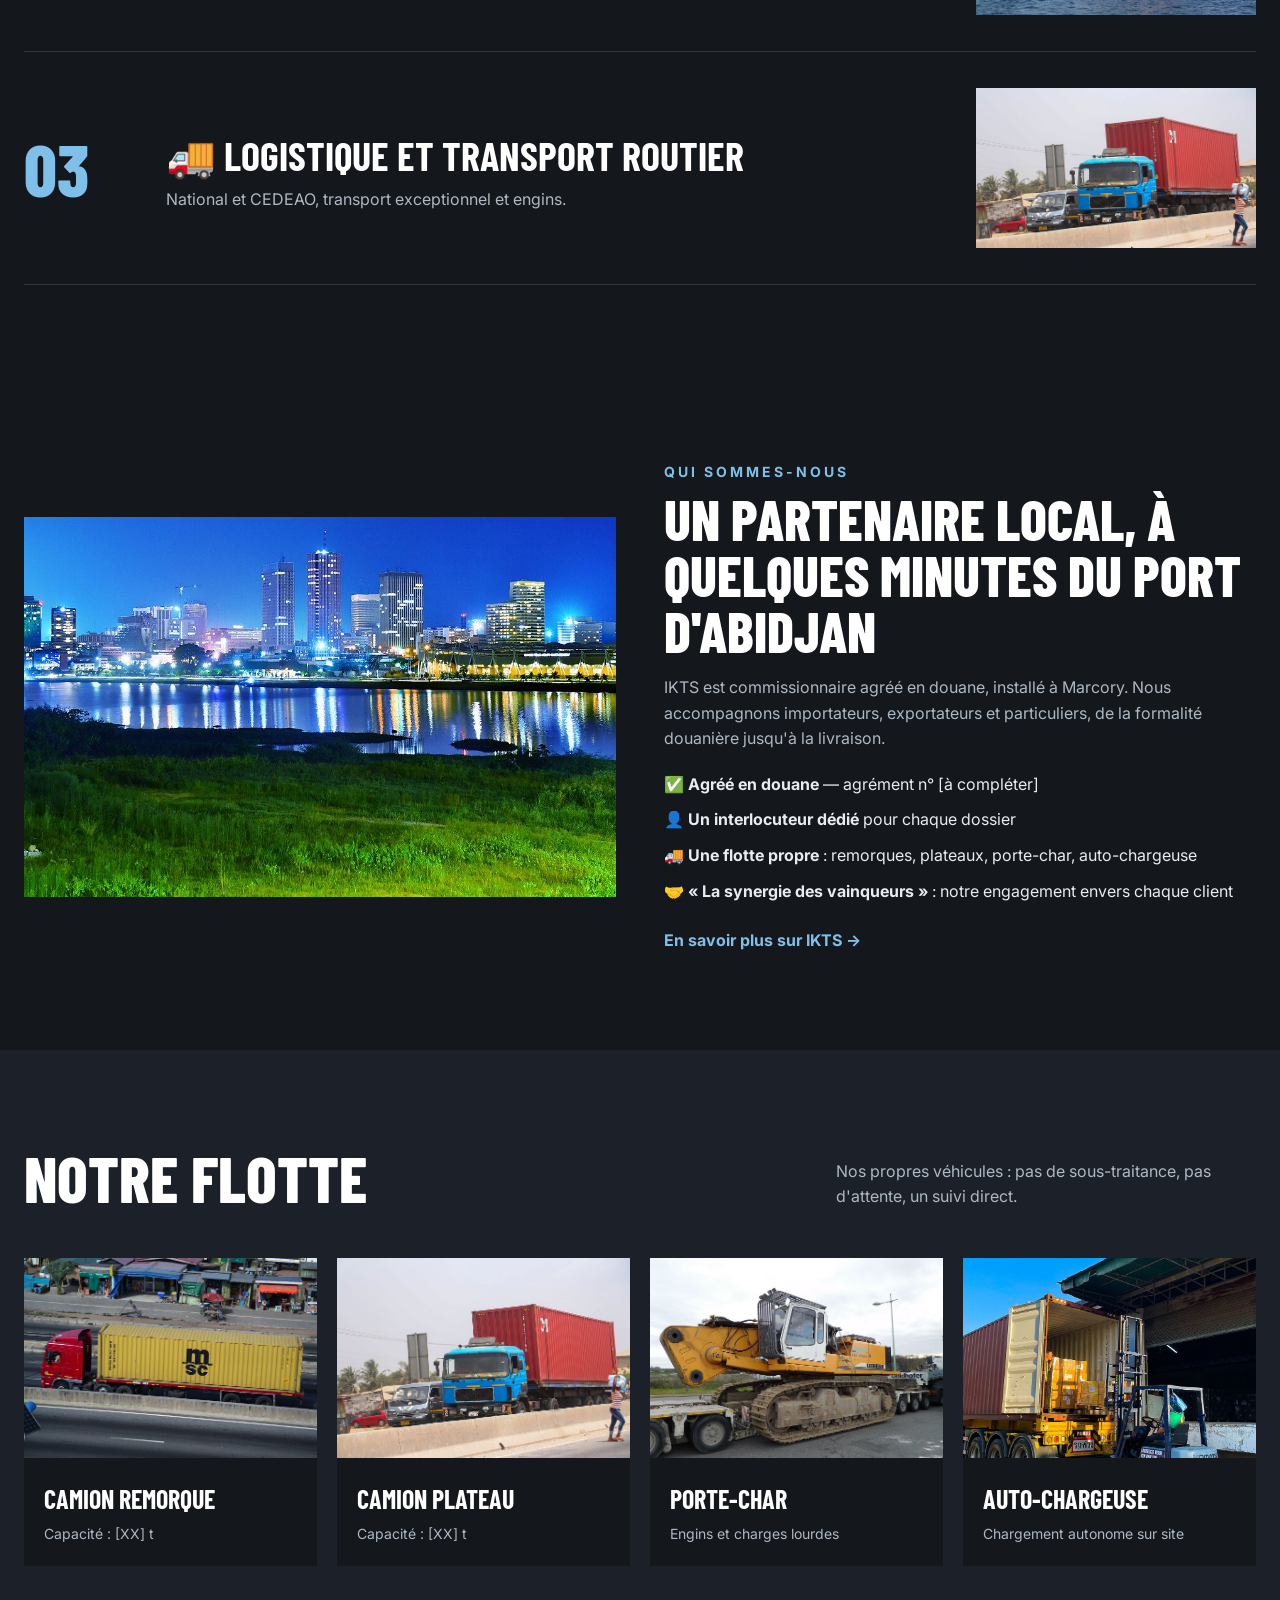
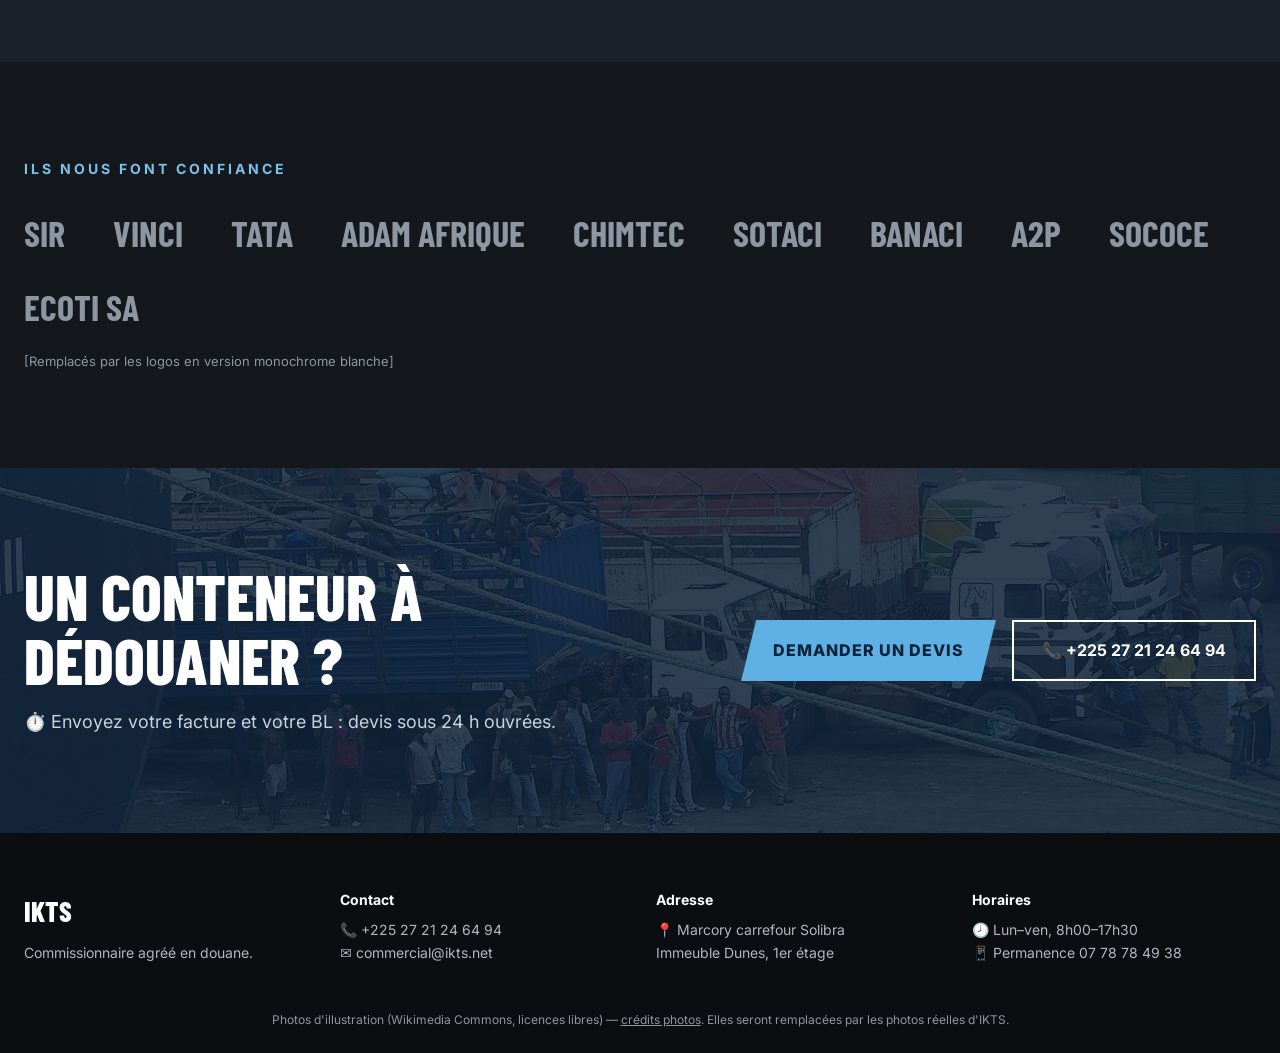
<file: b-impact.html>
<!doctype html>
<html lang="fr">
<head>
<meta charset="utf-8">
<meta name="viewport" content="width=device-width, initial-scale=1">
<meta name="robots" content="noindex, nofollow">
<title>IKTS accueil – Impact</title>
<link rel="preconnect" href="https://fonts.googleapis.com">
<link href="https://fonts.googleapis.com/css2?family=Barlow+Condensed:wght@600;700;800&amp;family=Inter:wght@400;500;600;700&amp;display=swap" rel="stylesheet">
<style>
body{margin:0;background:#14171C}
a{color:#7FC0EA}a:hover{color:#FFFFFF}
</style>
<link rel="stylesheet" href="assets/site.css">
</head>
<body class="theme-dark" id="top">
<div style="position:sticky;top:0;z-index:50;background:#0B0D10;color:#C9D1DA;font:600 13px/1.4 Inter,system-ui,sans-serif;padding:10px 16px;display:flex;flex-wrap:wrap;gap:8px 24px;align-items:center;justify-content:center"><a href="index.html" style="color:#fff;text-decoration:none">← Propositions IKTS</a><a href="a-clarte.html" style="color:#C9D1DA;text-decoration:none">A · Clarté</a><a href="b-impact.html" style="color:#fff;font-weight:700;text-decoration:underline">B · Impact</a><a href="c-express.html" style="color:#C9D1DA;text-decoration:none">C · Express</a><span style="opacity:.7">Maquette — contenus provisoires</span></div>
<div style="font-family: Inter, system-ui, sans-serif; color: #E8ECF0; background: #14171C; font-size: 16px; line-height: 1.6; position: relative">

<header style="position: absolute; top: 0; left: 0; right: 0; z-index: 2">
<div style="max-width: 1320px; margin: 0 auto; padding: 24px; display: flex; flex-wrap: wrap; align-items: center; justify-content: space-between; gap: 16px">
<a href="#top" style="display: flex; align-items: center; gap: 10px; text-decoration: none; color: #FFFFFF">
<svg width="36" height="36" viewBox="0 0 36 36" aria-hidden="true"><polygon points="6,4 22,4 30,18 14,18" fill="#5FB0E5"></polygon><polygon points="6,32 22,32 30,18 14,18" fill="#FFFFFF"></polygon></svg>
<span style="font-family: 'Barlow Condensed', sans-serif; font-weight: 800; font-size: 32px; letter-spacing: 1px">IKTS</span>
</a>
<button type="button" class="menu-btn" aria-expanded="false" aria-controls="menu" onclick="var n=document.getElementById('menu');var o=n.classList.toggle('open');this.setAttribute('aria-expanded',o)">☰ Menu</button>
<ul class="nav" id="menu" aria-label="Menu principal" style="font-size: 14px; font-weight: 600; text-transform: uppercase; letter-spacing: 1px">
<li><a class="top" href="#top" style="color: #FFFFFF">Accueil</a>
</li>
<li><a class="top" href="#a-propos" style="color: #C9D1DA">Qui sommes-nous <span class="caret" aria-hidden="true">▼</span></a>
<ul class="sub">
<li><a href="bientot.html?p=Notre%20histoire">Notre histoire<span class="soon">bientôt</span></a></li>
<li><a href="#a-propos">Agrément et engagements</a></li>
<li><a href="bientot.html?p=Comment%20nous%20travaillons">Comment nous travaillons<span class="soon">bientôt</span></a></li>
<li><a href="bientot.html?p=Chiffres%20cl%C3%A9s">Chiffres clés<span class="soon">bientôt</span></a></li>
</ul>
</li>
<li><a class="top" href="#services" style="color: #C9D1DA">Services <span class="caret" aria-hidden="true">▼</span></a>
<ul class="sub">
<li><a href="#douane">🛃 Commissionnaire en douane</a></li>
<li><a href="#fret">✈️ Fret aérien et maritime</a></li>
<li><a href="#logistique">🚚 Logistique et transport routier</a></li>
<li><a href="#flotte">Notre flotte</a></li>
</ul>
</li>
<li><a class="top" href="#references" style="color: #C9D1DA">Références <span class="caret" aria-hidden="true">▼</span></a>
<ul class="sub">
<li><a href="#references">Nos clients</a></li>
<li><a href="bientot.html?p=%C3%89tudes%20de%20cas">Études de cas<span class="soon">bientôt</span></a></li>
<li><a href="bientot.html?p=T%C3%A9moignages">Témoignages<span class="soon">bientôt</span></a></li>
</ul>
</li>
<li><a class="top" href="bientot.html?p=Ressources" style="color: #C9D1DA">Ressources <span class="caret" aria-hidden="true">▼</span></a>
<ul class="sub">
<li><a href="bientot.html?p=Documents%20%C3%A0%20pr%C3%A9parer">📄 Documents à préparer<span class="soon">bientôt</span></a></li>
<li><a href="bientot.html?p=Questions%20fr%C3%A9quentes">❓ Questions fréquentes<span class="soon">bientôt</span></a></li>
<li><a href="bientot.html?p=Suivi%20de%20dossier">📦 Suivi de dossier<span class="soon">bientôt</span></a></li>
<li><a href="bientot.html?p=Glossaire%20douane">Glossaire douane<span class="soon">bientôt</span></a></li>
<li><a href="bientot.html?p=Actualit%C3%A9s">Actualités<span class="soon">bientôt</span></a></li>
</ul>
</li>
<li><a class="top" href="#contact" style="color: #C9D1DA">Contact</a>
</li>
</ul>
<div style="display: flex; align-items: center; gap: 16px">
<span style="font-size: 13px; color: #C9D1DA"><strong style="color: #FFFFFF">FR</strong> | EN</span>
<a href="#contact" style="background: #5FB0E5; color: #0E2238; text-decoration: none; padding: 12px 20px; font-weight: 700; font-size: 14px; text-transform: uppercase; letter-spacing: 1px; clip-path: polygon(8% 0, 100% 0, 92% 100%, 0 100%)">Devis gratuit</a>
</div>
</div>
</header>

<section style="position: relative; min-height: 780px; background: #0E2238; overflow: hidden; display: flex; align-items: flex-end">
<img src="img/conteneurs.jpg" alt="Piles de conteneurs sur un terminal portuaire" style="position: absolute; inset: 0; width: 100%; height: 100%; object-fit: cover"><div aria-hidden="true" style="position: absolute; inset: 0; background: rgba(14,34,56,0.45)"></div>
<svg style="position: absolute; left: 0; bottom: 0; width: 70%; height: 100%" viewBox="0 0 800 780" preserveAspectRatio="xMinYMax slice" aria-hidden="true"><polygon points="0,180 420,180 620,780 0,780" fill="#0E2238" opacity="0.92"></polygon><polygon points="430,180 470,180 670,780 630,780" fill="#2E8BC9"></polygon></svg>
<div style="position: relative; max-width: 1320px; width: 100%; margin: 0 auto; padding: 0 24px 96px">
<p style="margin: 0 0 16px; color: #7FC0EA; font-weight: 700; font-size: 14px; letter-spacing: 3px; text-transform: uppercase">✅ Commissionnaire agréé en douane · Abidjan</p>
<h1 style="margin: 0 0 24px; max-width: 760px; font-family: 'Barlow Condensed', sans-serif; font-weight: 800; font-size: 104px; line-height: 0.92; text-transform: uppercase; color: #FFFFFF">La synergie<br>des vainqueurs</h1>
<p style="margin: 0 0 36px; max-width: 520px; font-size: 19px; color: #C9D1DA">Dédouanement, fret aérien et maritime, logistique routière. Vos marchandises passent, nous gérons le reste.</p>
<div style="display: flex; flex-wrap: wrap; gap: 16px">
<a href="#contact" style="background: #5FB0E5; color: #0E2238; text-decoration: none; padding: 18px 32px; font-weight: 800; text-transform: uppercase; letter-spacing: 1px; clip-path: polygon(6% 0, 100% 0, 94% 100%, 0 100%)">Demander un devis</a>
<a href="https://wa.me/2250778784938" style="color: #FFFFFF; text-decoration: none; padding: 18px 8px; font-weight: 700; display: flex; align-items: center; gap: 10px"><svg width="22" height="22" viewBox="0 0 24 24" fill="none" stroke="#FFFFFF" stroke-width="2" aria-hidden="true"><path d="M21 12a9 9 0 0 1-13.5 7.8L3 21l1.2-4.5A9 9 0 1 1 21 12z"></path></svg>WhatsApp 07 78 78 49 38</a>
</div>
</div>
</section>

<section style="background: #5FB0E5; color: #0E2238">
<div style="max-width: 1320px; margin: 0 auto; padding: 28px 24px; display: grid; grid-template-columns: repeat(auto-fit, minmax(200px, 1fr)); gap: 24px">
<div><div style="font-family: 'Barlow Condensed', sans-serif; font-size: 48px; font-weight: 800; line-height: 1">[XX]</div><div style="font-weight: 600; font-size: 14px; text-transform: uppercase; letter-spacing: 1px">ans d'expérience</div></div>
<div><div style="font-family: 'Barlow Condensed', sans-serif; font-size: 48px; font-weight: 800; line-height: 1">[XX]</div><div style="font-weight: 600; font-size: 14px; text-transform: uppercase; letter-spacing: 1px">dossiers / an</div></div>
<div><div style="font-family: 'Barlow Condensed', sans-serif; font-size: 48px; font-weight: 800; line-height: 1">[XX]</div><div style="font-weight: 600; font-size: 14px; text-transform: uppercase; letter-spacing: 1px">clients</div></div>
<div><div style="font-family: 'Barlow Condensed', sans-serif; font-size: 48px; font-weight: 800; line-height: 1">[XX]</div><div style="font-weight: 600; font-size: 14px; text-transform: uppercase; letter-spacing: 1px">véhicules en propre</div></div>
</div>
</section>

<section id="services" style="max-width: 1320px; margin: 0 auto; padding: 120px 24px 80px">
<h2 style="margin: 0 0 56px; font-family: 'Barlow Condensed', sans-serif; font-weight: 800; font-size: 64px; line-height: 1; text-transform: uppercase; color: #FFFFFF">Nos métiers</h2>
<div style="display: flex; flex-direction: column">
<a id="douane" href="bientot.html?p=Commissionnaire%20en%20douane" style="display: flex; flex-wrap: wrap; align-items: center; gap: 32px; padding: 36px 0; border-top: 1px solid #2E3640; text-decoration: none; color: #E8ECF0">
<span style="font-family: 'Barlow Condensed', sans-serif; font-size: 72px; font-weight: 800; color: #7FC0EA; width: 110px; line-height: 1">01</span>
<span style="flex: 1 1 320px"><span style="display: block; font-family: 'Barlow Condensed', sans-serif; font-size: 40px; font-weight: 700; text-transform: uppercase; color: #FFFFFF">🛃 Formalités douanières</span><span style="color: #AEB8C3">Import, export, conseil et contentieux. Agréés en douane.</span></span>
<img src="img/port-1.jpg" alt="Quai du port d'Abidjan" loading="lazy" style="width: 280px; max-width: 100%; height: 160px; object-fit: cover">
</a>
<a id="fret" href="bientot.html?p=Fret%20a%C3%A9rien%20et%20maritime" style="display: flex; flex-wrap: wrap; align-items: center; gap: 32px; padding: 36px 0; border-top: 1px solid #2E3640; text-decoration: none; color: #E8ECF0">
<span style="font-family: 'Barlow Condensed', sans-serif; font-size: 72px; font-weight: 800; color: #7FC0EA; width: 110px; line-height: 1">02</span>
<span style="flex: 1 1 320px"><span style="display: block; font-family: 'Barlow Condensed', sans-serif; font-size: 40px; font-weight: 700; text-transform: uppercase; color: #FFFFFF">✈️ Transport aérien et maritime</span><span style="color: #AEB8C3">Prise en charge chez vos fournisseurs étrangers, suivi jusqu'à livraison.</span></span>
<img src="img/porte-conteneurs.jpg" alt="Porte-conteneurs à quai" loading="lazy" style="width: 280px; max-width: 100%; height: 160px; object-fit: cover">
</a>
<a id="logistique" href="bientot.html?p=Logistique%20et%20transport%20routier" style="display: flex; flex-wrap: wrap; align-items: center; gap: 32px; padding: 36px 0; border-top: 1px solid #2E3640; border-bottom: 1px solid #2E3640; text-decoration: none; color: #E8ECF0">
<span style="font-family: 'Barlow Condensed', sans-serif; font-size: 72px; font-weight: 800; color: #7FC0EA; width: 110px; line-height: 1">03</span>
<span style="flex: 1 1 320px"><span style="display: block; font-family: 'Barlow Condensed', sans-serif; font-size: 40px; font-weight: 700; text-transform: uppercase; color: #FFFFFF">🚚 Logistique et transport routier</span><span style="color: #AEB8C3">National et CEDEAO, transport exceptionnel et engins.</span></span>
<img src="img/camion-ghana.jpg" alt="Camion transportant un conteneur" loading="lazy" style="width: 280px; max-width: 100%; height: 160px; object-fit: cover">
</a>
</div>
</section>

<section id="a-propos" style="max-width: 1240px; margin: 0 auto; padding: 96px 24px; display: flex; flex-wrap: wrap; gap: 48px; align-items: center">
<img src="img/abidjan-plateau.jpg" alt="Le Plateau, quartier d'affaires d'Abidjan, vu de nuit" loading="lazy" style="flex: 1 1 440px; min-width: 0; width: 100%; height: 380px; object-fit: cover; border-radius: 0">
<div style="flex: 1 1 440px">
<p style="margin: 0 0 8px; color: #7FC0EA; font-weight: 700; font-size: 14px; letter-spacing: 3px; text-transform: uppercase">Qui sommes-nous</p>
<h2 style="margin: 0 0 16px; font-family: 'Barlow Condensed', sans-serif; font-weight: 800; font-size: 56px; line-height: 1; text-transform: uppercase; color: #FFFFFF">Un partenaire local, à quelques minutes du port d'Abidjan</h2>
<p style="margin: 0 0 20px; color: #AEB8C3">IKTS est commissionnaire agréé en douane, installé à Marcory. Nous accompagnons importateurs, exportateurs et particuliers, de la formalité douanière jusqu'à la livraison.</p>
<ul style="margin: 0 0 24px; padding: 0; list-style: none; display: flex; flex-direction: column; gap: 10px">
<li style="color: #E8ECF0">✅ <strong>Agréé en douane</strong> — agrément n° [à compléter]</li>
<li style="color: #E8ECF0">👤 <strong>Un interlocuteur dédié</strong> pour chaque dossier</li>
<li style="color: #E8ECF0">🚚 <strong>Une flotte propre</strong> : remorques, plateaux, porte-char, auto-chargeuse</li>
<li style="color: #E8ECF0">🤝 <strong>« La synergie des vainqueurs »</strong> : notre engagement envers chaque client</li>
</ul>
<a href="bientot.html?p=Qui%20sommes-nous" style="font-weight: 700; text-decoration: none; color: #7FC0EA">En savoir plus sur IKTS →</a>
</div>
</section>
<section id="flotte" style="background: #1C2129">
<div style="max-width: 1320px; margin: 0 auto; padding: 96px 24px">
<div style="display: flex; flex-wrap: wrap; justify-content: space-between; align-items: flex-end; gap: 24px; margin-bottom: 48px">
<h2 style="margin: 0; font-family: 'Barlow Condensed', sans-serif; font-weight: 800; font-size: 64px; line-height: 1; text-transform: uppercase; color: #FFFFFF">Notre flotte</h2>
<p style="margin: 0; max-width: 420px; color: #AEB8C3">Nos propres véhicules : pas de sous-traitance, pas d'attente, un suivi direct.</p>
</div>
<div style="display: grid; grid-template-columns: repeat(auto-fit, minmax(260px, 1fr)); gap: 20px">
<div style="background: #14171C"><img src="img/camion-remorque.jpg" alt="Camion remorque" loading="lazy" style="display: block; width: 100%; height: 200px; object-fit: cover"><div style="padding: 20px"><h3 style="margin: 0; font-family: 'Barlow Condensed', sans-serif; font-size: 26px; text-transform: uppercase; color: #FFFFFF">Camion remorque</h3><p style="margin: 4px 0 0; color: #AEB8C3; font-size: 14px">Capacité : [XX] t</p></div></div>
<div style="background: #14171C"><img src="img/camion-ghana.jpg" alt="Camion plateau avec conteneur" loading="lazy" style="display: block; width: 100%; height: 200px; object-fit: cover"><div style="padding: 20px"><h3 style="margin: 0; font-family: 'Barlow Condensed', sans-serif; font-size: 26px; text-transform: uppercase; color: #FFFFFF">Camion plateau</h3><p style="margin: 4px 0 0; color: #AEB8C3; font-size: 14px">Capacité : [XX] t</p></div></div>
<div style="background: #14171C"><img src="img/porte-char.jpg" alt="Porte-char transportant une pelle mécanique" loading="lazy" style="display: block; width: 100%; height: 200px; object-fit: cover"><div style="padding: 20px"><h3 style="margin: 0; font-family: 'Barlow Condensed', sans-serif; font-size: 26px; text-transform: uppercase; color: #FFFFFF">Porte-char</h3><p style="margin: 4px 0 0; color: #AEB8C3; font-size: 14px">Engins et charges lourdes</p></div></div>
<div style="background: #14171C"><img src="img/chargement.jpg" alt="Chargement au chariot élévateur" loading="lazy" style="display: block; width: 100%; height: 200px; object-fit: cover"><div style="padding: 20px"><h3 style="margin: 0; font-family: 'Barlow Condensed', sans-serif; font-size: 26px; text-transform: uppercase; color: #FFFFFF">Auto-chargeuse</h3><p style="margin: 4px 0 0; color: #AEB8C3; font-size: 14px">Chargement autonome sur site</p></div></div>
</div>
</div>
</section>

<section id="references" style="max-width: 1320px; margin: 0 auto; padding: 96px 24px">
<p style="margin: 0 0 24px; color: #7FC0EA; font-weight: 700; font-size: 14px; letter-spacing: 3px; text-transform: uppercase">Ils nous font confiance</p>
<div style="display: flex; flex-wrap: wrap; gap: 16px 48px; font-family: 'Barlow Condensed', sans-serif; font-size: 36px; font-weight: 700; text-transform: uppercase; color: #8C97A3">
<span>SIR</span><span>Vinci</span><span>Tata</span><span>Adam Afrique</span><span>Chimtec</span><span>Sotaci</span><span>Banaci</span><span>A2P</span><span>Sococe</span><span>Ecoti SA</span>
</div>
<p style="margin: 16px 0 0; font-size: 13px; color: #8C97A3">[Remplacés par les logos en version monochrome blanche]</p>
</section>

<section id="contact" style="position: relative; background: #0E2238; overflow: hidden">
<img src="img/port-2.jpg" alt="Déchargement de marchandises au port d'Abidjan" loading="lazy" style="position: absolute; inset: 0; width: 100%; height: 100%; object-fit: cover"><div aria-hidden="true" style="position: absolute; inset: 0; background: rgba(14,34,56,0.86)"></div>
<div style="position: relative; max-width: 1320px; margin: 0 auto; padding: 96px 24px; display: flex; flex-wrap: wrap; gap: 48px; align-items: center">
<div style="flex: 1 1 520px">
<h2 style="margin: 0 0 16px; font-family: 'Barlow Condensed', sans-serif; font-weight: 800; font-size: 64px; line-height: 1; text-transform: uppercase; color: #FFFFFF">Un conteneur à dédouaner&nbsp;?</h2>
<p style="margin: 0; color: #C9D1DA; font-size: 18px">⏱️ Envoyez votre facture et votre BL : devis sous 24 h ouvrées.</p>
</div>
<div style="display: flex; flex-wrap: wrap; gap: 16px">
<a href="#contact" style="background: #5FB0E5; color: #0E2238; text-decoration: none; padding: 18px 32px; font-weight: 800; text-transform: uppercase; letter-spacing: 1px; clip-path: polygon(6% 0, 100% 0, 94% 100%, 0 100%)">Demander un devis</a>
<a href="tel:+2252721246494" style="border: 2px solid #FFFFFF; color: #FFFFFF; text-decoration: none; padding: 16px 28px; font-weight: 700">📞 +225 27 21 24 64 94</a>
</div>
</div>
</section>

<footer style="background: #0B0D10; color: #AEB8C3">
<div style="max-width: 1320px; margin: 0 auto; padding: 56px 24px 32px; display: grid; grid-template-columns: repeat(auto-fit, minmax(220px, 1fr)); gap: 32px; font-size: 14px">
<div><div style="font-family: 'Barlow Condensed', sans-serif; font-weight: 800; font-size: 28px; color: #FFFFFF">IKTS</div><p style="margin: 8px 0 0">Commissionnaire agréé en douane.</p></div>
<div><strong style="color: #FFFFFF">Contact</strong><p style="margin: 8px 0 0">📞 +225 27 21 24 64 94<br>✉️ commercial@ikts.net</p></div>
<div><strong style="color: #FFFFFF">Adresse</strong><p style="margin: 8px 0 0">📍 Marcory carrefour Solibra<br>Immeuble Dunes, 1er étage</p></div>
<div><strong style="color: #FFFFFF">Horaires</strong><p style="margin: 8px 0 0">🕗 Lun–ven, 8h00–17h30<br>📱 Permanence 07 78 78 49 38</p></div>
</div>
<div style="text-align: center; padding: 14px 16px 24px; font-size: 12px; color: #8C97A3">Photos d'illustration (Wikimedia Commons, licences libres) — <a href="credits.html" style="color: inherit">crédits photos</a>. Elles seront remplacées par les photos réelles d'IKTS.</div>
</footer>
</div>
<script>
document.querySelectorAll('#menu a').forEach(function(a){a.addEventListener('click',function(){var n=document.getElementById('menu');if(n.classList.contains('open')){n.classList.remove('open');document.querySelector('.menu-btn').setAttribute('aria-expanded','false');}});});
</script>
</body>
</html>
</file>
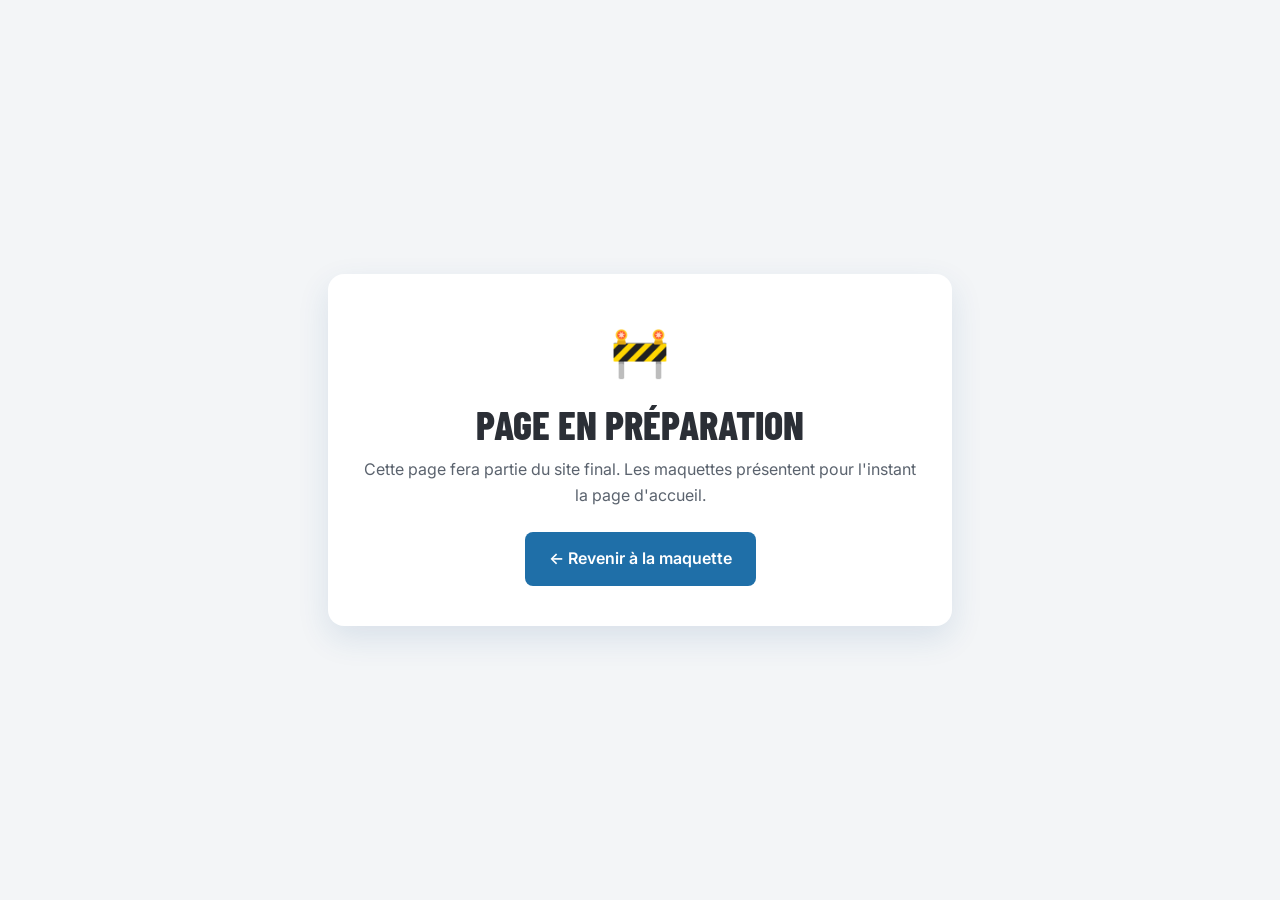
<file: bientot.html>
<!doctype html>
<html lang="fr">
<head>
<meta charset="utf-8">
<meta name="viewport" content="width=device-width, initial-scale=1">
<meta name="robots" content="noindex, nofollow">
<title>IKTS – Page en préparation</title>
<link href="https://fonts.googleapis.com/css2?family=Barlow+Condensed:wght@800&amp;family=Inter:wght@400;600&amp;display=swap" rel="stylesheet">
<style>
body{margin:0;min-height:100vh;display:flex;align-items:center;justify-content:center;background:#F3F5F7;color:#2B2F36;font:16px/1.6 Inter,system-ui,sans-serif;padding:16px;box-sizing:border-box}
.box{max-width:560px;background:#fff;border-radius:16px;padding:40px 32px;text-align:center;box-shadow:0 12px 32px rgba(27,79,138,.12)}
.emoji{font-size:48px}
h1{font:800 40px/1.05 'Barlow Condensed',sans-serif;text-transform:uppercase;margin:12px 0}
p{color:#5B636E;margin:0 0 24px}
a{display:inline-block;background:#1F6FA8;color:#fff;text-decoration:none;padding:14px 24px;border-radius:8px;font-weight:600}
</style>
</head>
<body>
<div class="box">
<div class="emoji" aria-hidden="true">🚧</div>
<h1 id="t">Page en préparation</h1>
<p>Cette page fera partie du site final. Les maquettes présentent pour l'instant la page d'accueil.</p>
<a href="javascript:history.back()">← Revenir à la maquette</a>
</div>
<script>
var p=new URLSearchParams(location.search).get('p');
if(p){document.getElementById('t').textContent=p;document.title='IKTS – '+p;}
</script>
</body>
</html>
</file>
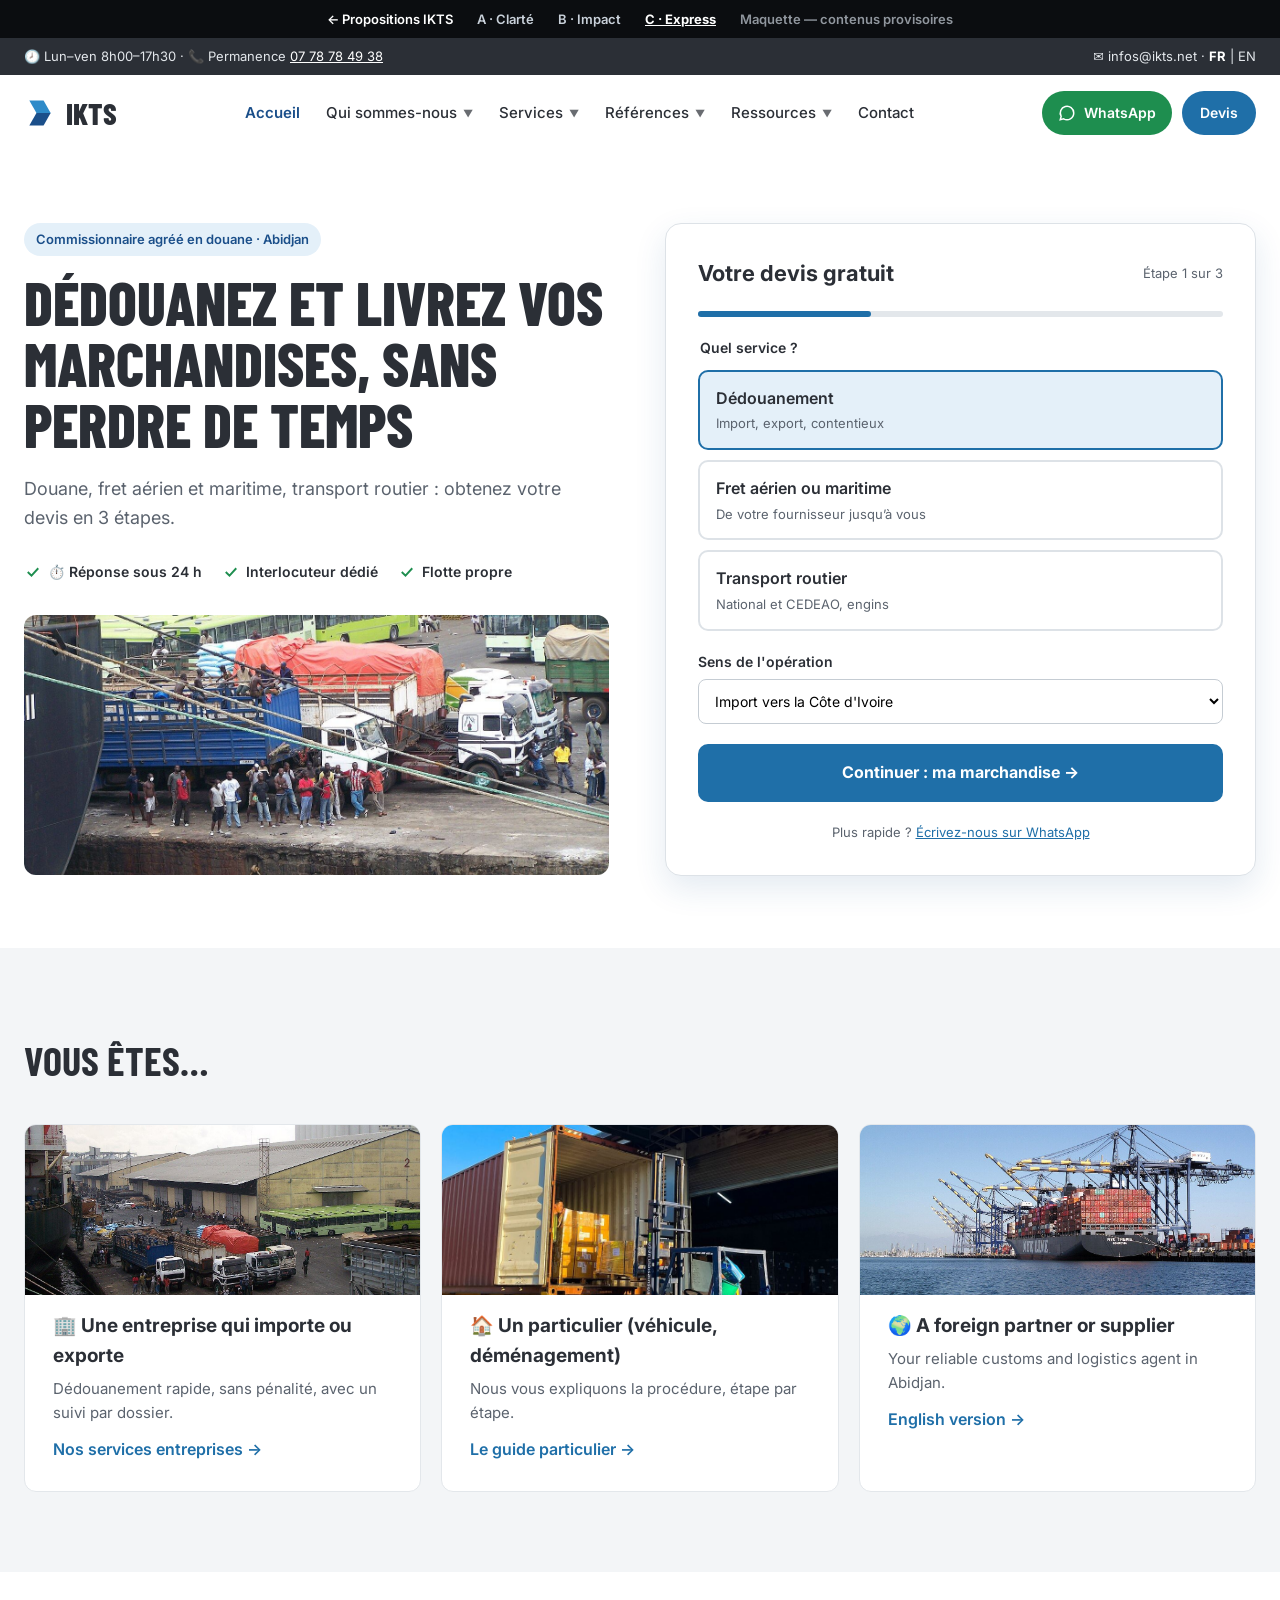
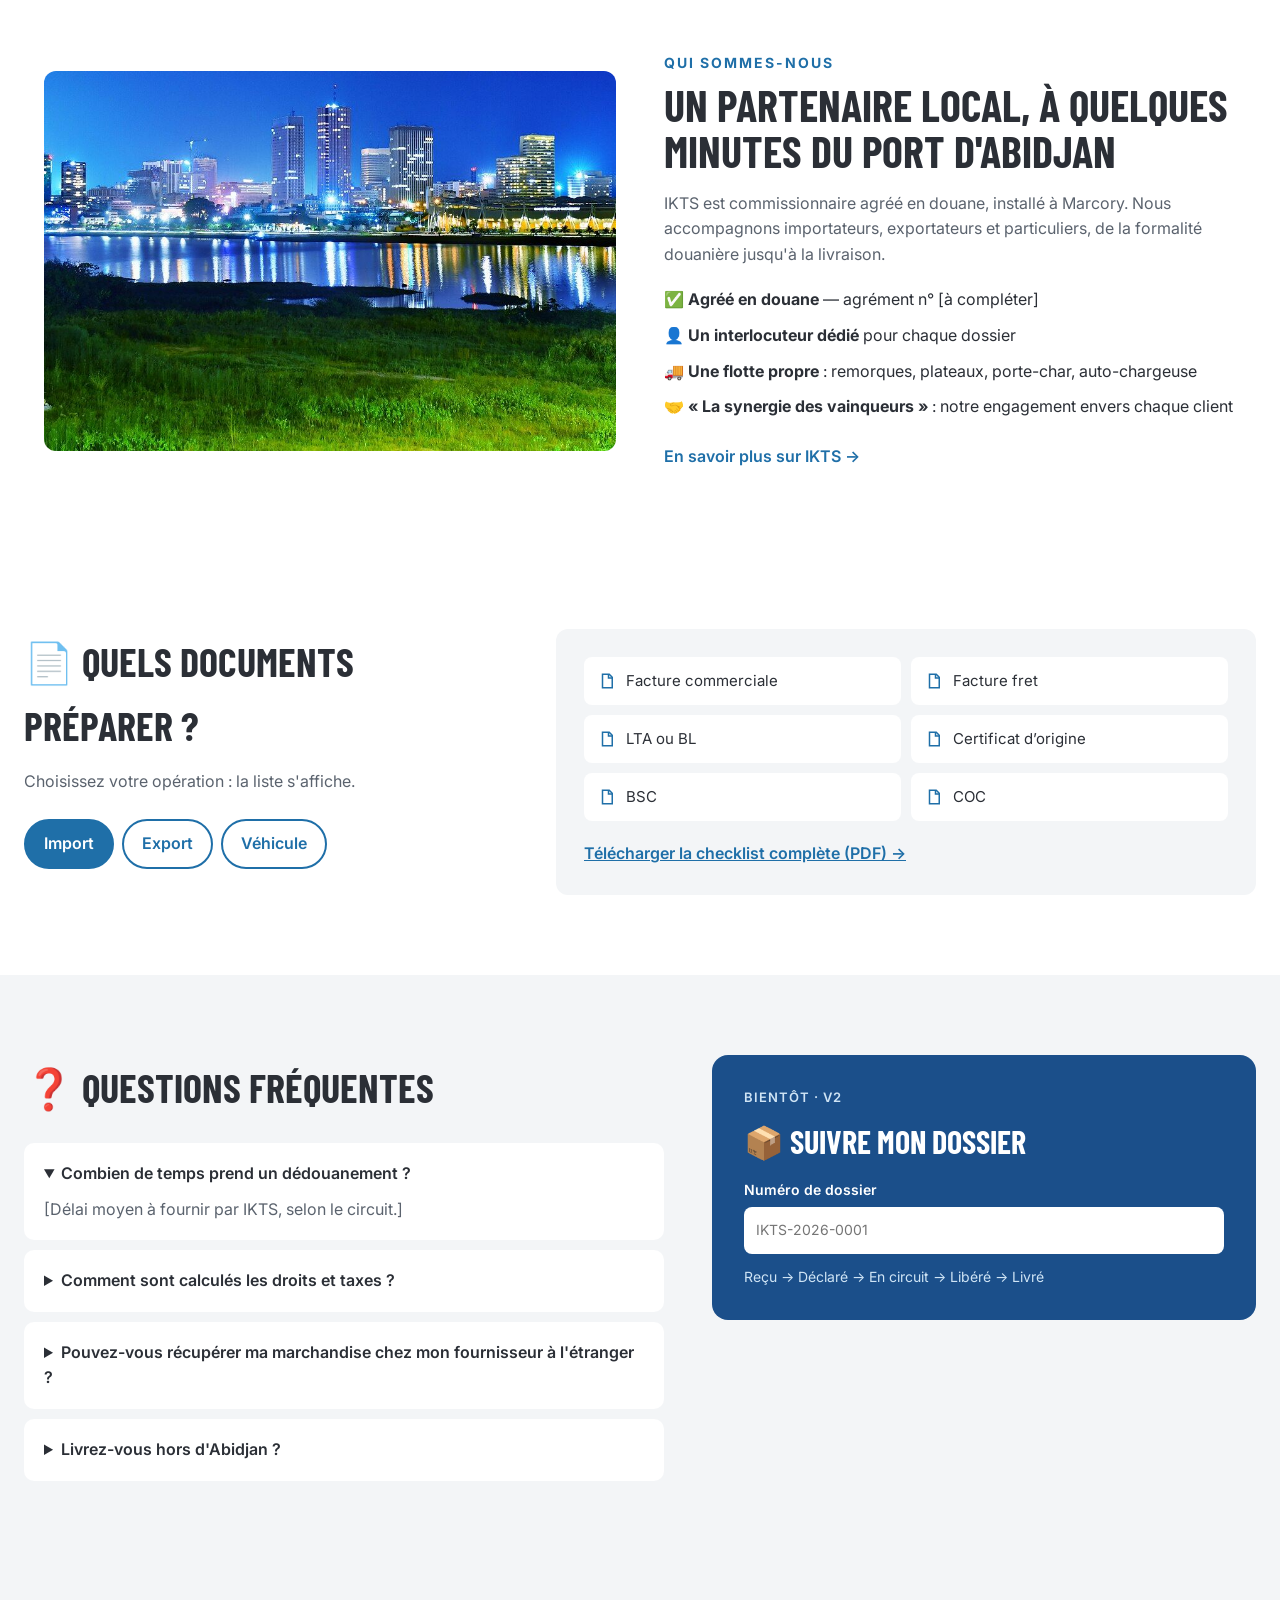
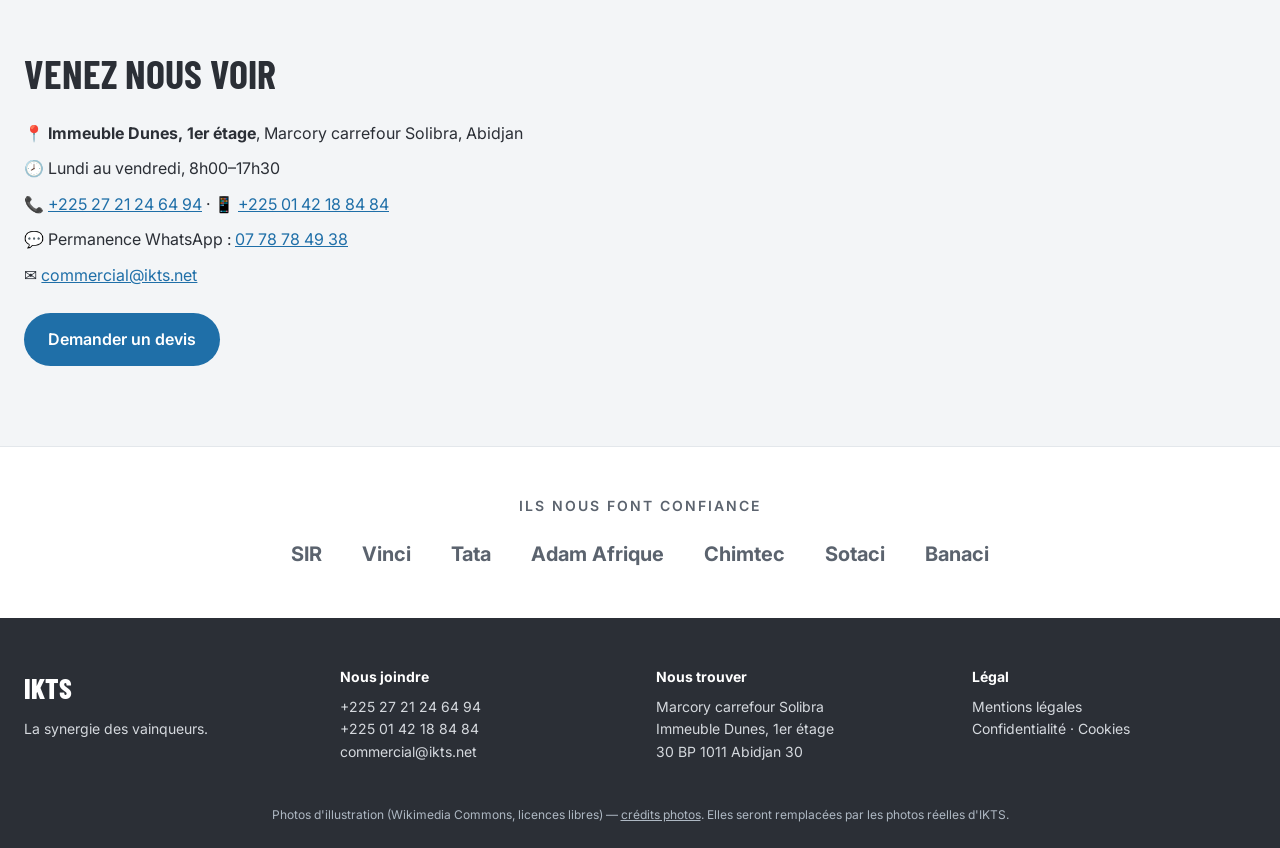
<file: c-express.html>
<!doctype html>
<html lang="fr">
<head>
<meta charset="utf-8">
<meta name="viewport" content="width=device-width, initial-scale=1">
<meta name="robots" content="noindex, nofollow">
<title>IKTS accueil – Express</title>
<link rel="preconnect" href="https://fonts.googleapis.com">
<link href="https://fonts.googleapis.com/css2?family=Barlow+Condensed:wght@600;700;800&amp;family=Inter:wght@400;500;600;700&amp;display=swap" rel="stylesheet">
<style>
body{margin:0;background:#F3F5F7}
a{color:#1F6FA8}a:hover{color:#1B4F8A}
</style>
<link rel="stylesheet" href="assets/site.css">
</head>
<body class="theme-light" id="top">
<div style="position:sticky;top:0;z-index:50;background:#0B0D10;color:#C9D1DA;font:600 13px/1.4 Inter,system-ui,sans-serif;padding:10px 16px;display:flex;flex-wrap:wrap;gap:8px 24px;align-items:center;justify-content:center"><a href="index.html" style="color:#fff;text-decoration:none">← Propositions IKTS</a><a href="a-clarte.html" style="color:#C9D1DA;text-decoration:none">A · Clarté</a><a href="b-impact.html" style="color:#C9D1DA;text-decoration:none">B · Impact</a><a href="c-express.html" style="color:#fff;font-weight:700;text-decoration:underline">C · Express</a><span style="opacity:.7">Maquette — contenus provisoires</span></div>
<div style="font-family: Inter, system-ui, sans-serif; color: #2B2F36; background: #F3F5F7; font-size: 16px; line-height: 1.6">

<div style="background: #2B2F36; color: #E3E7EB; font-size: 13px">
<div style="max-width: 1240px; margin: 0 auto; padding: 8px 24px; display: flex; flex-wrap: wrap; justify-content: space-between; gap: 8px">
<span>🕗 Lun–ven 8h00–17h30 · 📞 Permanence <a href="tel:+2250778784938" style="color: #FFFFFF">07 78 78 49 38</a></span>
<span>✉️ infos@ikts.net · <strong style="color: #FFFFFF">FR</strong> | EN</span>
</div>
</div>

<header style="background: #FFFFFF; box-shadow: 0 1px 0 #E3E7EB">
<div style="max-width: 1240px; margin: 0 auto; padding: 14px 24px; display: flex; flex-wrap: wrap; align-items: center; justify-content: space-between; gap: 16px">
<a href="#top" style="display: flex; align-items: center; gap: 10px; text-decoration: none; color: #2B2F36">
<svg width="32" height="32" viewBox="0 0 36 36" aria-hidden="true"><polygon points="6,4 22,4 30,18 14,18" fill="#2E8BC9"></polygon><polygon points="6,32 22,32 30,18 14,18" fill="#1B4F8A"></polygon></svg>
<span style="font-family: 'Barlow Condensed', sans-serif; font-weight: 800; font-size: 30px">IKTS</span>
</a>
<button type="button" class="menu-btn" aria-expanded="false" aria-controls="menu" onclick="var n=document.getElementById('menu');var o=n.classList.toggle('open');this.setAttribute('aria-expanded',o)">☰ Menu</button>
<ul class="nav" id="menu" aria-label="Menu principal" style="font-size: 15px; font-weight: 500">
<li><a class="top" href="#top" style="color: #1B4F8A; font-weight: 600">Accueil</a>
</li>
<li><a class="top" href="#a-propos" style="color: #2B2F36">Qui sommes-nous <span class="caret" aria-hidden="true">▼</span></a>
<ul class="sub">
<li><a href="bientot.html?p=Notre%20histoire">Notre histoire<span class="soon">bientôt</span></a></li>
<li><a href="#a-propos">Agrément et engagements</a></li>
<li><a href="bientot.html?p=Comment%20nous%20travaillons">Comment nous travaillons<span class="soon">bientôt</span></a></li>
<li><a href="bientot.html?p=Chiffres%20cl%C3%A9s">Chiffres clés<span class="soon">bientôt</span></a></li>
</ul>
</li>
<li><a class="top" href="#profils" style="color: #2B2F36">Services <span class="caret" aria-hidden="true">▼</span></a>
<ul class="sub">
<li><a href="bientot.html?p=Commissionnaire%20en%20douane">🛃 Commissionnaire en douane<span class="soon">bientôt</span></a></li>
<li><a href="bientot.html?p=Fret%20a%C3%A9rien%20et%20maritime">✈️ Fret aérien et maritime<span class="soon">bientôt</span></a></li>
<li><a href="bientot.html?p=Logistique%20et%20transport%20routier">🚚 Logistique et transport routier<span class="soon">bientôt</span></a></li>
<li><a href="bientot.html?p=Notre%20flotte">Notre flotte<span class="soon">bientôt</span></a></li>
</ul>
</li>
<li><a class="top" href="#references" style="color: #2B2F36">Références <span class="caret" aria-hidden="true">▼</span></a>
<ul class="sub">
<li><a href="#references">Nos clients</a></li>
<li><a href="bientot.html?p=%C3%89tudes%20de%20cas">Études de cas<span class="soon">bientôt</span></a></li>
<li><a href="bientot.html?p=T%C3%A9moignages">Témoignages<span class="soon">bientôt</span></a></li>
</ul>
</li>
<li><a class="top" href="#documents" style="color: #2B2F36">Ressources <span class="caret" aria-hidden="true">▼</span></a>
<ul class="sub">
<li><a href="#documents">📄 Documents à préparer</a></li>
<li><a href="#faq">❓ Questions fréquentes</a></li>
<li><a href="#suivi">📦 Suivi de dossier</a></li>
<li><a href="bientot.html?p=Glossaire%20douane">Glossaire douane<span class="soon">bientôt</span></a></li>
<li><a href="bientot.html?p=Actualit%C3%A9s">Actualités<span class="soon">bientôt</span></a></li>
</ul>
</li>
<li><a class="top" href="#contact" style="color: #2B2F36">Contact</a>
</li>
</ul>
<div style="display: flex; gap: 10px">
<a href="https://wa.me/2250778784938" style="background: #1E8E4F; color: #FFFFFF; text-decoration: none; padding: 11px 16px; border-radius: 999px; font-weight: 600; font-size: 14px; display: flex; align-items: center; gap: 8px"><svg width="18" height="18" viewBox="0 0 24 24" fill="none" stroke="#FFFFFF" stroke-width="2" aria-hidden="true"><path d="M21 12a9 9 0 0 1-13.5 7.8L3 21l1.2-4.5A9 9 0 1 1 21 12z"></path></svg>WhatsApp</a>
<a href="#devis" style="background: #1F6FA8; color: #FFFFFF; text-decoration: none; padding: 11px 18px; border-radius: 999px; font-weight: 600; font-size: 14px">Devis</a>
</div>
</div>
</header>

<section style="background: #FFFFFF">
<div style="max-width: 1240px; margin: 0 auto; padding: 72px 24px; display: flex; flex-wrap: wrap; gap: 56px; align-items: center">
<div style="flex: 1 1 480px">
<p style="margin: 0 0 16px; display: inline-block; background: #E4F0F9; color: #1B4F8A; font-weight: 600; font-size: 13px; padding: 6px 12px; border-radius: 999px">Commissionnaire agréé en douane · Abidjan</p>
<h1 style="margin: 0 0 20px; font-family: 'Barlow Condensed', sans-serif; font-weight: 800; font-size: 60px; line-height: 1.02; text-transform: uppercase">Dédouanez et livrez vos marchandises, sans perdre de temps</h1>
<p style="margin: 0 0 28px; font-size: 18px; color: #5B636E">Douane, fret aérien et maritime, transport routier : obtenez votre devis en 3 étapes.</p>
<div style="display: flex; flex-wrap: wrap; gap: 20px; font-size: 14px; font-weight: 600; color: #2B2F36">
<span style="display: flex; align-items: center; gap: 6px"><svg width="18" height="18" viewBox="0 0 24 24" fill="none" stroke="#1E8E4F" stroke-width="2.5" aria-hidden="true"><path d="M5 12l5 5 9-10"></path></svg>⏱️ Réponse sous 24 h</span>
<span style="display: flex; align-items: center; gap: 6px"><svg width="18" height="18" viewBox="0 0 24 24" fill="none" stroke="#1E8E4F" stroke-width="2.5" aria-hidden="true"><path d="M5 12l5 5 9-10"></path></svg>Interlocuteur dédié</span>
<span style="display: flex; align-items: center; gap: 6px"><svg width="18" height="18" viewBox="0 0 24 24" fill="none" stroke="#1E8E4F" stroke-width="2.5" aria-hidden="true"><path d="M5 12l5 5 9-10"></path></svg>Flotte propre</span>
</div>
<img src="img/port-2.jpg" alt="Activité de déchargement au port d'Abidjan" style="display: block; margin-top: 32px; width: 100%; height: 260px; object-fit: cover; border-radius: 12px">
</div>

<form id="devis" style="flex: 1 1 420px; background: #FFFFFF; border: 1px solid #DDE2E7; border-radius: 16px; padding: 32px; box-shadow: 0 12px 32px rgba(27,79,138,0.12); display: flex; flex-direction: column; gap: 20px">
<div style="display: flex; justify-content: space-between; align-items: center">
<h2 style="margin: 0; font-size: 22px">Votre devis gratuit</h2>
<span style="font-size: 13px; color: #5B636E">Étape 1 sur 3</span>
</div>
<div style="height: 6px; background: #E3E7EB; border-radius: 3px"><div style="width: 33%; height: 6px; background: #1F6FA8; border-radius: 3px"></div></div>
<fieldset style="border: 0; margin: 0; padding: 0; display: flex; flex-direction: column; gap: 10px">
<legend style="font-weight: 600; font-size: 14px; margin-bottom: 10px">Quel service ?</legend>
<button type="button" class="svc" data-on="1" style="display:flex;flex-direction:column;align-items:flex-start;gap:2px;text-align:left;padding:14px 16px;border-radius:10px;font:inherit;cursor:pointer;color:#2B2F36"><span style="font-weight:600">Dédouanement</span><span style="font-size:13px;color:#5B636E">Import, export, contentieux</span></button>
<button type="button" class="svc" data-on="0" style="display:flex;flex-direction:column;align-items:flex-start;gap:2px;text-align:left;padding:14px 16px;border-radius:10px;font:inherit;cursor:pointer;color:#2B2F36"><span style="font-weight:600">Fret aérien ou maritime</span><span style="font-size:13px;color:#5B636E">De votre fournisseur jusqu’à vous</span></button>
<button type="button" class="svc" data-on="0" style="display:flex;flex-direction:column;align-items:flex-start;gap:2px;text-align:left;padding:14px 16px;border-radius:10px;font:inherit;cursor:pointer;color:#2B2F36"><span style="font-weight:600">Transport routier</span><span style="font-size:13px;color:#5B636E">National et CEDEAO, engins</span></button>
</fieldset>
<label style="display: flex; flex-direction: column; gap: 6px; font-weight: 600; font-size: 14px">Sens de l'opération
<select style="padding: 12px; border: 1px solid #C5CCD3; border-radius: 8px; font: inherit; font-weight: 400; background: #FFFFFF"><option>Import vers la Côte d'Ivoire</option><option>Export depuis la Côte d'Ivoire</option></select>
</label>
<button type="button" style="background: #1F6FA8; color: #FFFFFF; border: 0; padding: 16px; border-radius: 10px; font: inherit; font-weight: 700; cursor: pointer">Continuer : ma marchandise →</button>
<p style="margin: 0; font-size: 13px; color: #5B636E; text-align: center">Plus rapide ? <a href="https://wa.me/2250778784938">Écrivez-nous sur WhatsApp</a></p>
</form>
</div>
</section>

<section id="profils" style="max-width: 1240px; margin: 0 auto; padding: 80px 24px">
<h2 style="margin: 0 0 32px; font-family: 'Barlow Condensed', sans-serif; font-weight: 700; font-size: 40px; text-transform: uppercase">Vous êtes…</h2>
<div style="display: grid; grid-template-columns: repeat(auto-fit, minmax(280px, 1fr)); gap: 20px">
<a href="bientot.html" style="background: #FFFFFF; border-radius: 12px; padding: 28px; overflow: hidden; text-decoration: none; color: #2B2F36; border: 1px solid #E3E7EB"><img src="img/port-entrepots.jpg" alt="Entrepôts et camions au port" loading="lazy" style="display: block; width: calc(100% + 56px); max-width: none; margin: -28px -28px 16px; height: 170px; object-fit: cover"><h3 style="margin: 12px 0 6px; font-size: 19px">🏢 Une entreprise qui importe ou exporte</h3><p style="margin: 0 0 12px; color: #5B636E; font-size: 15px">Dédouanement rapide, sans pénalité, avec un suivi par dossier.</p><span style="color: #1F6FA8; font-weight: 600">Nos services entreprises →</span></a>
<a href="bientot.html" style="background: #FFFFFF; border-radius: 12px; padding: 28px; overflow: hidden; text-decoration: none; color: #2B2F36; border: 1px solid #E3E7EB"><img src="img/chargement.jpg" alt="Chargement d'un conteneur" loading="lazy" style="display: block; width: calc(100% + 56px); max-width: none; margin: -28px -28px 16px; height: 170px; object-fit: cover"><h3 style="margin: 12px 0 6px; font-size: 19px">🏠 Un particulier (véhicule, déménagement)</h3><p style="margin: 0 0 12px; color: #5B636E; font-size: 15px">Nous vous expliquons la procédure, étape par étape.</p><span style="color: #1F6FA8; font-weight: 600">Le guide particulier →</span></a>
<a href="bientot.html" style="background: #FFFFFF; border-radius: 12px; padding: 28px; overflow: hidden; text-decoration: none; color: #2B2F36; border: 1px solid #E3E7EB"><img src="img/porte-conteneurs.jpg" alt="Container ship at berth" loading="lazy" style="display: block; width: calc(100% + 56px); max-width: none; margin: -28px -28px 16px; height: 170px; object-fit: cover"><h3 style="margin: 12px 0 6px; font-size: 19px">🌍 A foreign partner or supplier</h3><p style="margin: 0 0 12px; color: #5B636E; font-size: 15px">Your reliable customs and logistics agent in Abidjan.</p><span style="color: #1F6FA8; font-weight: 600">English version →</span></a>
</div>
</section>

<section id="a-propos" style="background: #FFFFFF; max-width: none; margin: 0; padding: 80px max(24px, calc((100% - 1192px) / 2)); display: flex; flex-wrap: wrap; gap: 48px; align-items: center">
<img src="img/abidjan-plateau.jpg" alt="Le Plateau, quartier d'affaires d'Abidjan, vu de nuit" loading="lazy" style="flex: 1 1 440px; min-width: 0; width: 100%; height: 380px; object-fit: cover; border-radius: 12px">
<div style="flex: 1 1 440px">
<p style="margin: 0 0 8px; color: #1F6FA8; font-weight: 700; font-size: 14px; letter-spacing: 2px; text-transform: uppercase">Qui sommes-nous</p>
<h2 style="margin: 0 0 16px; font-family: 'Barlow Condensed', sans-serif; font-weight: 700; font-size: 44px; line-height: 1.05; text-transform: uppercase">Un partenaire local, à quelques minutes du port d'Abidjan</h2>
<p style="margin: 0 0 20px; color: #5B636E">IKTS est commissionnaire agréé en douane, installé à Marcory. Nous accompagnons importateurs, exportateurs et particuliers, de la formalité douanière jusqu'à la livraison.</p>
<ul style="margin: 0 0 24px; padding: 0; list-style: none; display: flex; flex-direction: column; gap: 10px">
<li>✅ <strong>Agréé en douane</strong> — agrément n° [à compléter]</li>
<li>👤 <strong>Un interlocuteur dédié</strong> pour chaque dossier</li>
<li>🚚 <strong>Une flotte propre</strong> : remorques, plateaux, porte-char, auto-chargeuse</li>
<li>🤝 <strong>« La synergie des vainqueurs »</strong> : notre engagement envers chaque client</li>
</ul>
<a href="bientot.html?p=Qui%20sommes-nous" style="font-weight: 600; text-decoration: none">En savoir plus sur IKTS →</a>
</div>
</section>
<section id="documents" style="background: #FFFFFF">
<div style="max-width: 1240px; margin: 0 auto; padding: 80px 24px; display: flex; flex-wrap: wrap; gap: 48px">
<div style="flex: 1 1 360px">
<h2 style="margin: 0 0 12px; font-family: 'Barlow Condensed', sans-serif; font-weight: 700; font-size: 40px; text-transform: uppercase">📄 Quels documents préparer&nbsp;?</h2>
<p style="margin: 0 0 24px; color: #5B636E">Choisissez votre opération : la liste s'affiche.</p>
<div style="display: flex; flex-wrap: wrap; gap: 8px">
<button type="button" class="op" data-op="import" style="padding:10px 18px;border-radius:999px;font:inherit;font-weight:600;cursor:pointer;border:2px solid #1F6FA8">Import</button>
<button type="button" class="op" data-op="export" style="padding:10px 18px;border-radius:999px;font:inherit;font-weight:600;cursor:pointer;border:2px solid #1F6FA8">Export</button>
<button type="button" class="op" data-op="vehicule" style="padding:10px 18px;border-radius:999px;font:inherit;font-weight:600;cursor:pointer;border:2px solid #1F6FA8">Véhicule</button>
</div>
</div>
<div style="flex: 1 1 520px; background: #F3F5F7; border-radius: 12px; padding: 28px">
<ul style="margin: 0 0 20px; padding: 0; list-style: none; display: grid; grid-template-columns: repeat(auto-fit, minmax(220px, 1fr)); gap: 10px" id="docs">
</ul>
<a href="bientot.html?p=Checklist%20des%20documents%20(PDF)" style="font-weight: 600">Télécharger la checklist complète (PDF) →</a>
</div>
</div>
</section>

<section id="faq" style="max-width: 1240px; margin: 0 auto; padding: 80px 24px; display: flex; flex-wrap: wrap; gap: 48px">
<div style="flex: 1 1 520px">
<h2 style="margin: 0 0 24px; font-family: 'Barlow Condensed', sans-serif; font-weight: 700; font-size: 40px; text-transform: uppercase">❓ Questions fréquentes</h2>
<details style="background: #FFFFFF; border-radius: 10px; padding: 18px 20px; margin-bottom: 10px" open><summary style="font-weight: 600; cursor: pointer">Combien de temps prend un dédouanement ?</summary><p style="margin: 10px 0 0; color: #5B636E">[Délai moyen à fournir par IKTS, selon le circuit.]</p></details>
<details style="background: #FFFFFF; border-radius: 10px; padding: 18px 20px; margin-bottom: 10px"><summary style="font-weight: 600; cursor: pointer">Comment sont calculés les droits et taxes ?</summary><p style="margin: 10px 0 0; color: #5B636E">[Réponse à rédiger.]</p></details>
<details style="background: #FFFFFF; border-radius: 10px; padding: 18px 20px; margin-bottom: 10px"><summary style="font-weight: 600; cursor: pointer">Pouvez-vous récupérer ma marchandise chez mon fournisseur à l'étranger ?</summary><p style="margin: 10px 0 0; color: #5B636E">Oui, via notre réseau agréé de partenaires.</p></details>
<details style="background: #FFFFFF; border-radius: 10px; padding: 18px 20px"><summary style="font-weight: 600; cursor: pointer">Livrez-vous hors d'Abidjan ?</summary><p style="margin: 10px 0 0; color: #5B636E">Oui, partout en Côte d'Ivoire et dans la zone CEDEAO.</p></details>
</div>
<div id="suivi" style="flex: 1 1 360px; background: #1B4F8A; color: #FFFFFF; border-radius: 16px; padding: 32px; align-self: flex-start">
<p style="margin: 0 0 8px; font-size: 13px; font-weight: 600; letter-spacing: 1px; text-transform: uppercase; color: #CFE4F5">Bientôt · V2</p>
<h3 style="margin: 0 0 12px; font-family: 'Barlow Condensed', sans-serif; font-size: 32px; text-transform: uppercase">📦 Suivre mon dossier</h3>
<label style="display: flex; flex-direction: column; gap: 6px; font-size: 14px; font-weight: 600">Numéro de dossier<input type="text" placeholder="IKTS-2026-0001" style="padding: 12px; border: 0; border-radius: 8px; font: inherit; font-weight: 400"></label>
<p style="margin: 12px 0 0; font-size: 14px; color: #CFE4F5">Reçu → Déclaré → En circuit → Libéré → Livré</p>
</div>
</section>

<section id="contact" style="max-width: 1240px; margin: 0 auto; padding: 80px 24px; display: flex; flex-wrap: wrap; gap: 40px; align-items: center">
<div style="flex: 1 1 380px">
<h2 style="margin: 0 0 16px; font-family: 'Barlow Condensed', sans-serif; font-weight: 700; font-size: 40px; text-transform: uppercase">Venez nous voir</h2>
<ul style="margin: 0 0 24px; padding: 0; list-style: none; display: flex; flex-direction: column; gap: 10px">
<li>📍 <strong>Immeuble Dunes, 1er étage</strong>, Marcory carrefour Solibra, Abidjan</li>
<li>🕗 Lundi au vendredi, 8h00–17h30</li>
<li>📞 <a href="tel:+2252721246494">+225 27 21 24 64 94</a> · 📱 <a href="tel:+2250142188484">+225 01 42 18 84 84</a></li>
<li>💬 Permanence WhatsApp : <a href="https://wa.me/2250778784938">07 78 78 49 38</a></li>
<li>✉️ <a href="mailto:commercial@ikts.net">commercial@ikts.net</a></li>
</ul>
<a href="#devis" style="display: inline-block; background: #1F6FA8; color: #FFFFFF; text-decoration: none; padding: 14px 24px; border-radius: 999px; font-weight: 600">Demander un devis</a>
</div>
<div style="flex: 1 1 520px"><iframe title="Plan d'accès IKTS, Marcory carrefour Solibra" src="https://maps.google.com/maps?q=Carrefour%20Solibra%2C%20Marcory%2C%20Abidjan&amp;z=15&amp;output=embed" loading="lazy" style="width: 100%; height: 300px; border: 0; border-radius: 8px"></iframe></div>
</section>
<section id="references" style="background: #FFFFFF; border-top: 1px solid #E3E7EB">
<div style="max-width: 1240px; margin: 0 auto; padding: 48px 24px">
<p style="margin: 0 0 20px; text-align: center; font-size: 14px; font-weight: 600; color: #5B636E; text-transform: uppercase; letter-spacing: 2px">Ils nous font confiance</p>
<div style="display: flex; flex-wrap: wrap; justify-content: center; gap: 16px 40px; font-weight: 700; font-size: 20px; color: #5B636E">
<span>SIR</span><span>Vinci</span><span>Tata</span><span>Adam Afrique</span><span>Chimtec</span><span>Sotaci</span><span>Banaci</span>
</div>
</div>
</section>

<footer style="background: #2B2F36; color: #D5D9DE">
<div style="max-width: 1240px; margin: 0 auto; padding: 48px 24px 28px; display: grid; grid-template-columns: repeat(auto-fit, minmax(220px, 1fr)); gap: 32px; font-size: 14px">
<div><div style="font-family: 'Barlow Condensed', sans-serif; font-weight: 800; font-size: 28px; color: #FFFFFF">IKTS</div><p style="margin: 8px 0 0">La synergie des vainqueurs.</p></div>
<div><strong style="color: #FFFFFF">Nous joindre</strong><p style="margin: 8px 0 0">+225 27 21 24 64 94<br>+225 01 42 18 84 84<br>commercial@ikts.net</p></div>
<div><strong style="color: #FFFFFF">Nous trouver</strong><p style="margin: 8px 0 0">Marcory carrefour Solibra<br>Immeuble Dunes, 1er étage<br>30 BP 1011 Abidjan 30</p></div>
<div><strong style="color: #FFFFFF">Légal</strong><p style="margin: 8px 0 0">Mentions légales<br>Confidentialité · Cookies</p></div>
</div>
<div style="text-align: center; padding: 14px 16px 24px; font-size: 12px; color: #AEB8C3">Photos d'illustration (Wikimedia Commons, licences libres) — <a href="credits.html" style="color: inherit">crédits photos</a>. Elles seront remplacées par les photos réelles d'IKTS.</div>
</footer>
</div>
<script>
(function(){
var A='#1F6FA8';
var svcs=document.querySelectorAll('.svc');
function paintSvc(){svcs.forEach(function(b){var on=b.dataset.on==='1';b.style.background=on?'#E4F0F9':'#FFFFFF';b.style.border='2px solid '+(on?A:'#DDE2E7');b.setAttribute('aria-pressed',on);});}
svcs.forEach(function(b){b.addEventListener('click',function(){svcs.forEach(function(x){x.dataset.on='0'});b.dataset.on='1';paintSvc();});});
paintSvc();
var docs={import:['Facture commerciale','Facture fret','LTA ou BL','Certificat d’origine','BSC','COC'],
export:['Facture commerciale','Déclaration d’exportation','Certificat d’origine','Certificat phytosanitaire','LTA ou BL'],
vehicule:['Facture d’achat','Carte grise étrangère','BL','Pièce d’identité','BSC']};
var icon='<svg width="18" height="18" viewBox="0 0 24 24" fill="none" stroke="#1F6FA8" stroke-width="2" aria-hidden="true"><path d="M6 3h9l4 4v14H6z"></path><path d="M14 3v5h5"></path></svg>';
var ul=document.getElementById('docs'),ops=document.querySelectorAll('.op');
function show(k){ops.forEach(function(b){var on=b.dataset.op===k;b.style.background=on?A:'#FFFFFF';b.style.color=on?'#FFFFFF':A;b.setAttribute('aria-pressed',on);});
ul.innerHTML=docs[k].map(function(d){return '<li style="background:#FFFFFF;border-radius:8px;padding:12px 14px;display:flex;gap:10px;align-items:center;font-size:15px">'+icon+d+'</li>';}).join('');}
ops.forEach(function(b){b.addEventListener('click',function(){show(b.dataset.op);});});
show('import');
})();
</script>
<script>
document.querySelectorAll('#menu a').forEach(function(a){a.addEventListener('click',function(){var n=document.getElementById('menu');if(n.classList.contains('open')){n.classList.remove('open');document.querySelector('.menu-btn').setAttribute('aria-expanded','false');}});});
</script>
</body>
</html>
</file>
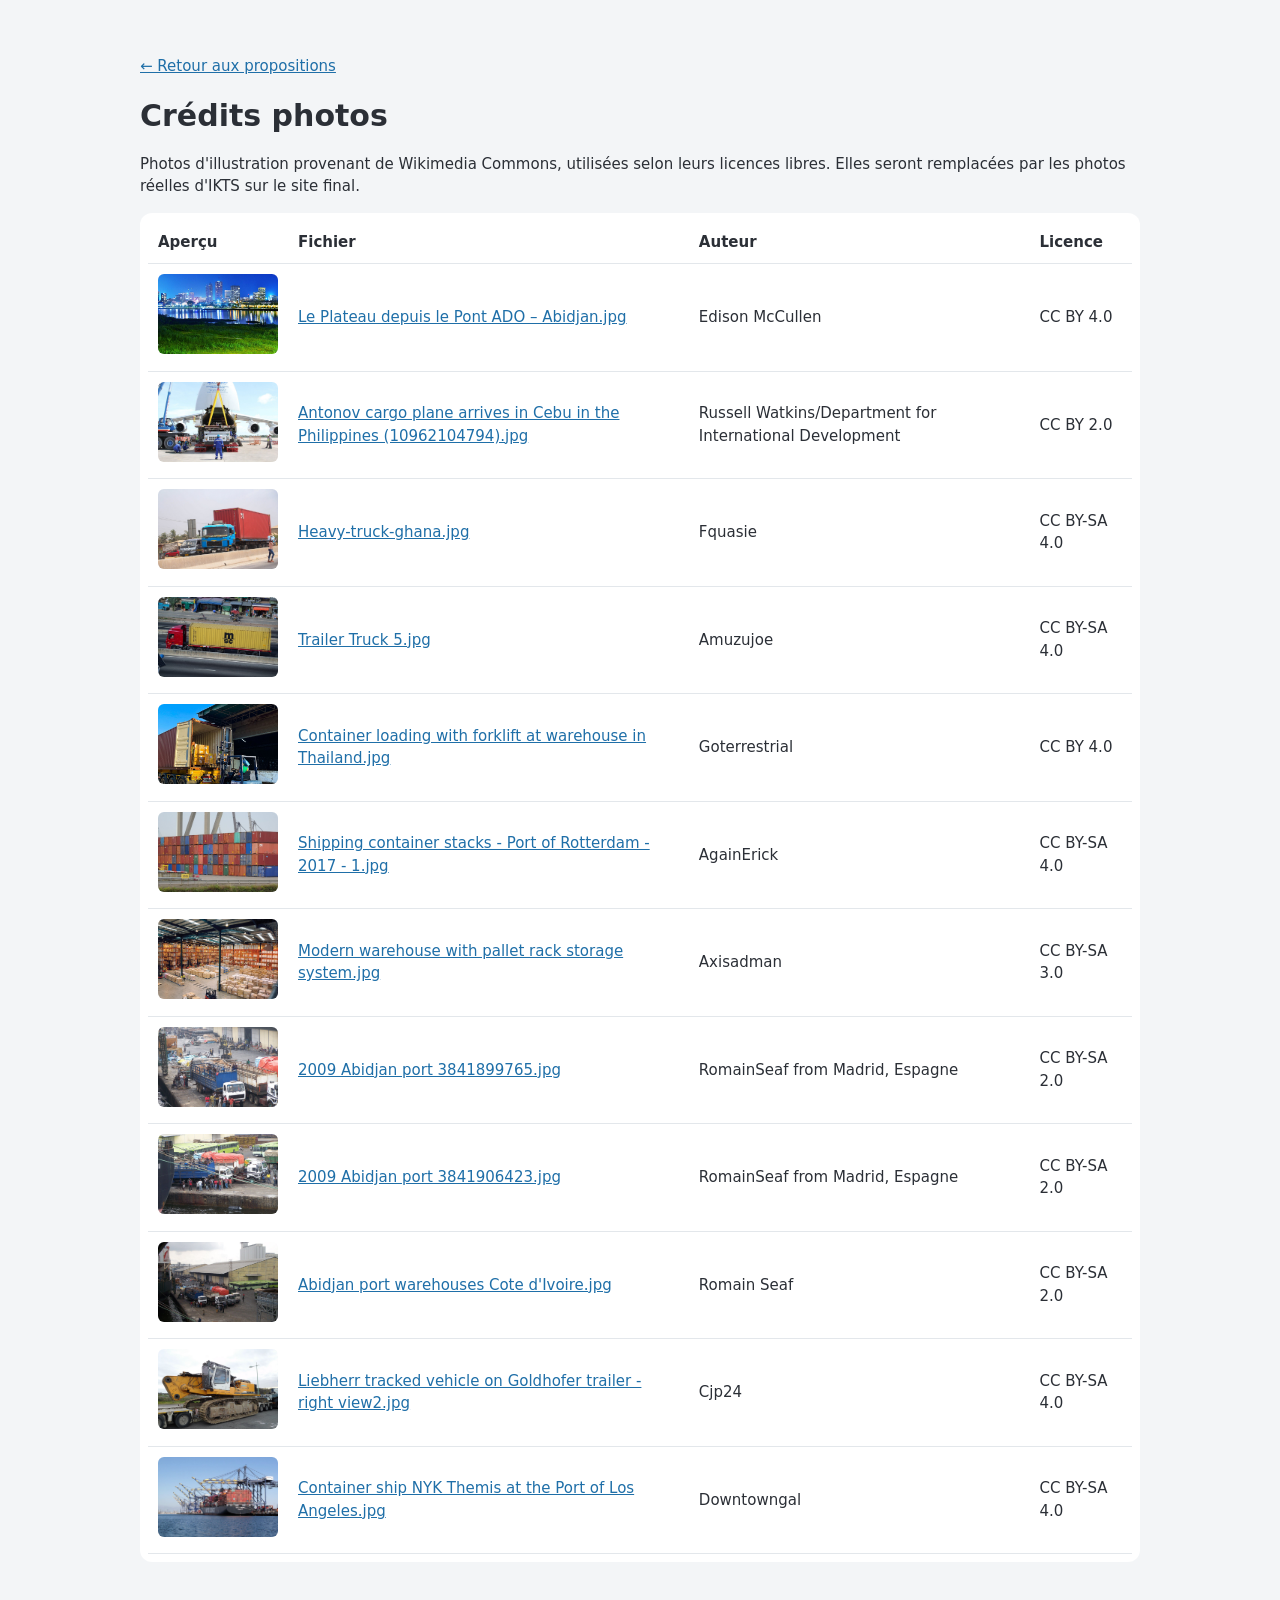
<file: credits.html>
<!doctype html>
<html lang="fr"><head><meta charset="utf-8"><meta name="viewport" content="width=device-width, initial-scale=1"><meta name="robots" content="noindex, nofollow">
<title>IKTS – Crédits photos</title>
<style>body{margin:0;background:#F3F5F7;color:#2B2F36;font:15px/1.5 Inter,system-ui,sans-serif}.w{max-width:1000px;margin:0 auto;padding:40px 16px}h1{margin:0 0 8px}.t{overflow-x:auto;background:#fff;border-radius:12px;padding:8px}table{border-collapse:collapse;width:100%}td,th{padding:10px;text-align:left;border-bottom:1px solid #E3E7EB;vertical-align:middle}a{color:#1F6FA8}</style></head>
<body><div class="w"><p><a href="index.html">← Retour aux propositions</a></p><h1>Crédits photos</h1>
<p>Photos d'illustration provenant de Wikimedia Commons, utilisées selon leurs licences libres. Elles seront remplacées par les photos réelles d'IKTS sur le site final.</p>
<div class="t"><table><thead><tr><th>Aperçu</th><th>Fichier</th><th>Auteur</th><th>Licence</th></tr></thead><tbody>
<tr><td><img src="img/abidjan-plateau.jpg" alt="" style="width:120px;height:80px;object-fit:cover;border-radius:6px"></td><td><a href="https://commons.wikimedia.org/wiki/File:Le_Plateau_depuis_le_Pont_ADO_%E2%80%93_Abidjan.jpg">Le Plateau depuis le Pont ADO – Abidjan.jpg</a></td><td>Edison McCullen</td><td>CC BY 4.0</td></tr>
<tr><td><img src="img/avion-cargo.jpg" alt="" style="width:120px;height:80px;object-fit:cover;border-radius:6px"></td><td><a href="https://commons.wikimedia.org/wiki/File:Antonov_cargo_plane_arrives_in_Cebu_in_the_Philippines_(10962104794).jpg">Antonov cargo plane arrives in Cebu in the Philippines (10962104794).jpg</a></td><td>Russell Watkins/Department for International Development</td><td>CC BY 2.0</td></tr>
<tr><td><img src="img/camion-ghana.jpg" alt="" style="width:120px;height:80px;object-fit:cover;border-radius:6px"></td><td><a href="https://commons.wikimedia.org/wiki/File:Heavy-truck-ghana.jpg">Heavy-truck-ghana.jpg</a></td><td>Fquasie</td><td>CC BY-SA 4.0</td></tr>
<tr><td><img src="img/camion-remorque.jpg" alt="" style="width:120px;height:80px;object-fit:cover;border-radius:6px"></td><td><a href="https://commons.wikimedia.org/wiki/File:Trailer_Truck_5.jpg">Trailer Truck 5.jpg</a></td><td>Amuzujoe</td><td>CC BY-SA 4.0</td></tr>
<tr><td><img src="img/chargement.jpg" alt="" style="width:120px;height:80px;object-fit:cover;border-radius:6px"></td><td><a href="https://commons.wikimedia.org/wiki/File:Container_loading_with_forklift_at_warehouse_in_Thailand.jpg">Container loading with forklift at warehouse in Thailand.jpg</a></td><td>Goterrestrial</td><td>CC BY 4.0</td></tr>
<tr><td><img src="img/conteneurs.jpg" alt="" style="width:120px;height:80px;object-fit:cover;border-radius:6px"></td><td><a href="https://commons.wikimedia.org/wiki/File:Shipping_container_stacks_-_Port_of_Rotterdam_-_2017_-_1.jpg">Shipping container stacks - Port of Rotterdam - 2017 - 1.jpg</a></td><td>AgainErick</td><td>CC BY-SA 4.0</td></tr>
<tr><td><img src="img/entrepot.jpg" alt="" style="width:120px;height:80px;object-fit:cover;border-radius:6px"></td><td><a href="https://commons.wikimedia.org/wiki/File:Modern_warehouse_with_pallet_rack_storage_system.jpg">Modern warehouse with pallet rack storage system.jpg</a></td><td>Axisadman</td><td>CC BY-SA 3.0</td></tr>
<tr><td><img src="img/port-1.jpg" alt="" style="width:120px;height:80px;object-fit:cover;border-radius:6px"></td><td><a href="https://commons.wikimedia.org/wiki/File:2009_Abidjan_port_3841899765.jpg">2009 Abidjan port 3841899765.jpg</a></td><td>RomainSeaf from Madrid, Espagne</td><td>CC BY-SA 2.0</td></tr>
<tr><td><img src="img/port-2.jpg" alt="" style="width:120px;height:80px;object-fit:cover;border-radius:6px"></td><td><a href="https://commons.wikimedia.org/wiki/File:2009_Abidjan_port_3841906423.jpg">2009 Abidjan port 3841906423.jpg</a></td><td>RomainSeaf from Madrid, Espagne</td><td>CC BY-SA 2.0</td></tr>
<tr><td><img src="img/port-entrepots.jpg" alt="" style="width:120px;height:80px;object-fit:cover;border-radius:6px"></td><td><a href="https://commons.wikimedia.org/wiki/File:Abidjan_port_warehouses_Cote_d%27Ivoire.jpg">Abidjan port warehouses Cote d&#x27;Ivoire.jpg</a></td><td>Romain Seaf</td><td>CC BY-SA 2.0</td></tr>
<tr><td><img src="img/porte-char.jpg" alt="" style="width:120px;height:80px;object-fit:cover;border-radius:6px"></td><td><a href="https://commons.wikimedia.org/wiki/File:Liebherr_tracked_vehicle_on_Goldhofer_trailer_-_right_view2.jpg">Liebherr tracked vehicle on Goldhofer trailer - right view2.jpg</a></td><td>Cjp24</td><td>CC BY-SA 4.0</td></tr>
<tr><td><img src="img/porte-conteneurs.jpg" alt="" style="width:120px;height:80px;object-fit:cover;border-radius:6px"></td><td><a href="https://commons.wikimedia.org/wiki/File:Container_ship_NYK_Themis_at_the_Port_of_Los_Angeles.jpg">Container ship NYK Themis at the Port of Los Angeles.jpg</a></td><td>Downtowngal</td><td>CC BY-SA 4.0</td></tr>
</tbody></table></div></div></body></html>
</file>
<file: assets/site.css>
/* Partagé par les 3 maquettes : menus déroulants, ancres, menu mobile */
html{scroll-behavior:smooth}
[id]{scroll-margin-top:56px}
img{max-width:100%}

.menu-btn{display:none;align-items:center;gap:8px;padding:10px 14px;border-radius:8px;border:1px solid currentColor;background:transparent;color:inherit;font:inherit;font-weight:600;cursor:pointer}
.nav{display:flex;flex-wrap:wrap;align-items:center;gap:2px;margin:0;padding:0;list-style:none}
.nav>li{position:relative;list-style:none}
.nav .top{display:flex;align-items:center;gap:6px;padding:10px 12px;text-decoration:none;border-radius:6px}
.nav .caret{font-size:10px;opacity:.7}
.sub{position:absolute;top:100%;left:0;min-width:270px;margin:0;padding:8px;list-style:none;background:#FFFFFF;border-radius:10px;box-shadow:0 14px 32px rgba(20,23,28,.18);opacity:0;visibility:hidden;transform:translateY(6px);transition:opacity .15s,transform .15s,visibility .15s;z-index:60}
.nav>li:hover>.sub,.nav>li:focus-within>.sub{opacity:1;visibility:visible;transform:none}
.sub a{display:block;padding:10px 12px;border-radius:6px;color:#2B2F36;text-decoration:none;font-size:14px;font-weight:500;text-transform:none;letter-spacing:0;line-height:1.35}
.sub a:hover,.sub a:focus{background:#E4F0F9;color:#1B4F8A}
.sub .soon{font-size:11px;color:#5B636E;margin-left:6px}

.theme-dark .sub{background:#1C2129;box-shadow:0 14px 32px rgba(0,0,0,.5)}
.theme-dark .sub a{color:#E8ECF0}
.theme-dark .sub a:hover,.theme-dark .sub a:focus{background:#26303C;color:#FFFFFF}
.theme-dark .sub .soon{color:#AEB8C3}

@media (max-width:1100px){
  .menu-btn{display:inline-flex}
  .nav{display:none;order:10;width:100%;flex-direction:column;align-items:stretch;padding:8px 0}
  .nav.open{display:flex}
  .sub{position:static;opacity:1;visibility:visible;transform:none;box-shadow:none;background:transparent;padding:0 0 8px 16px;min-width:0}
  .theme-dark .nav.open{background:#14171C;border-radius:10px;padding:8px}
}
</file>
